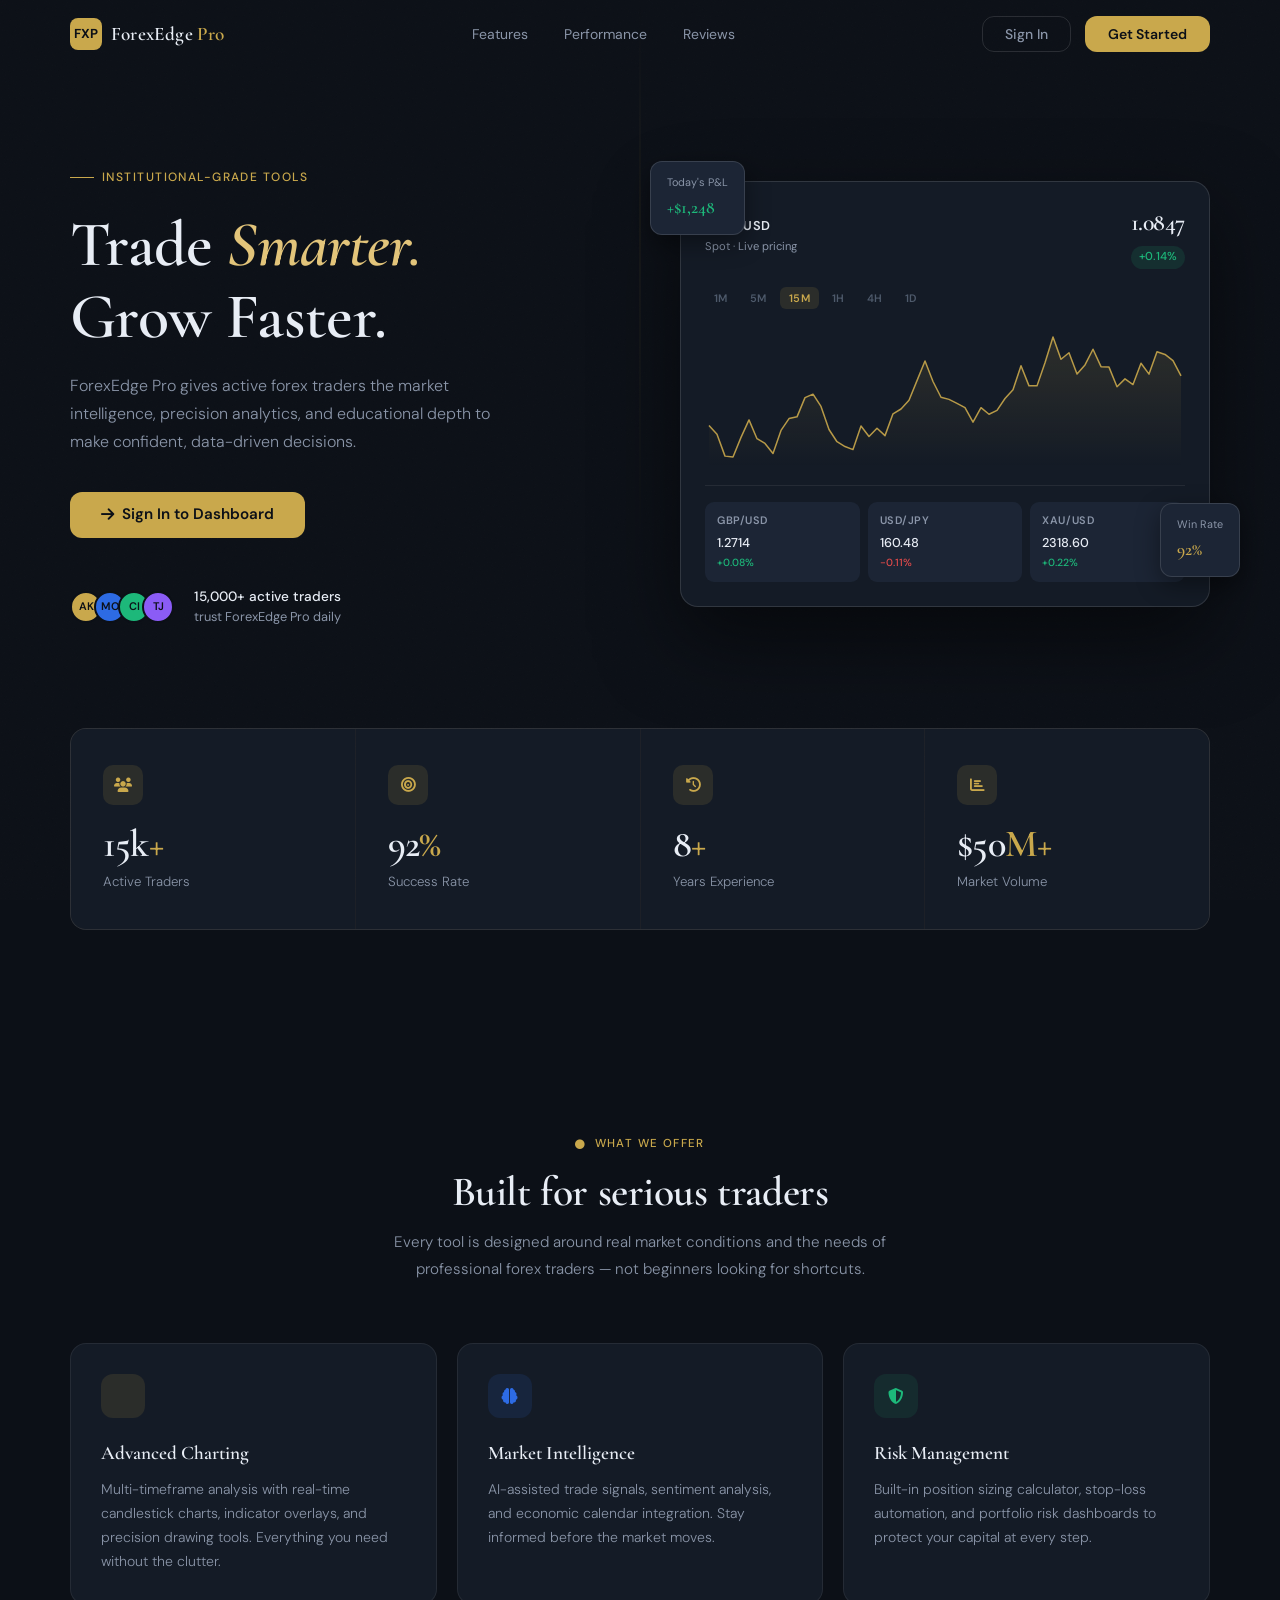
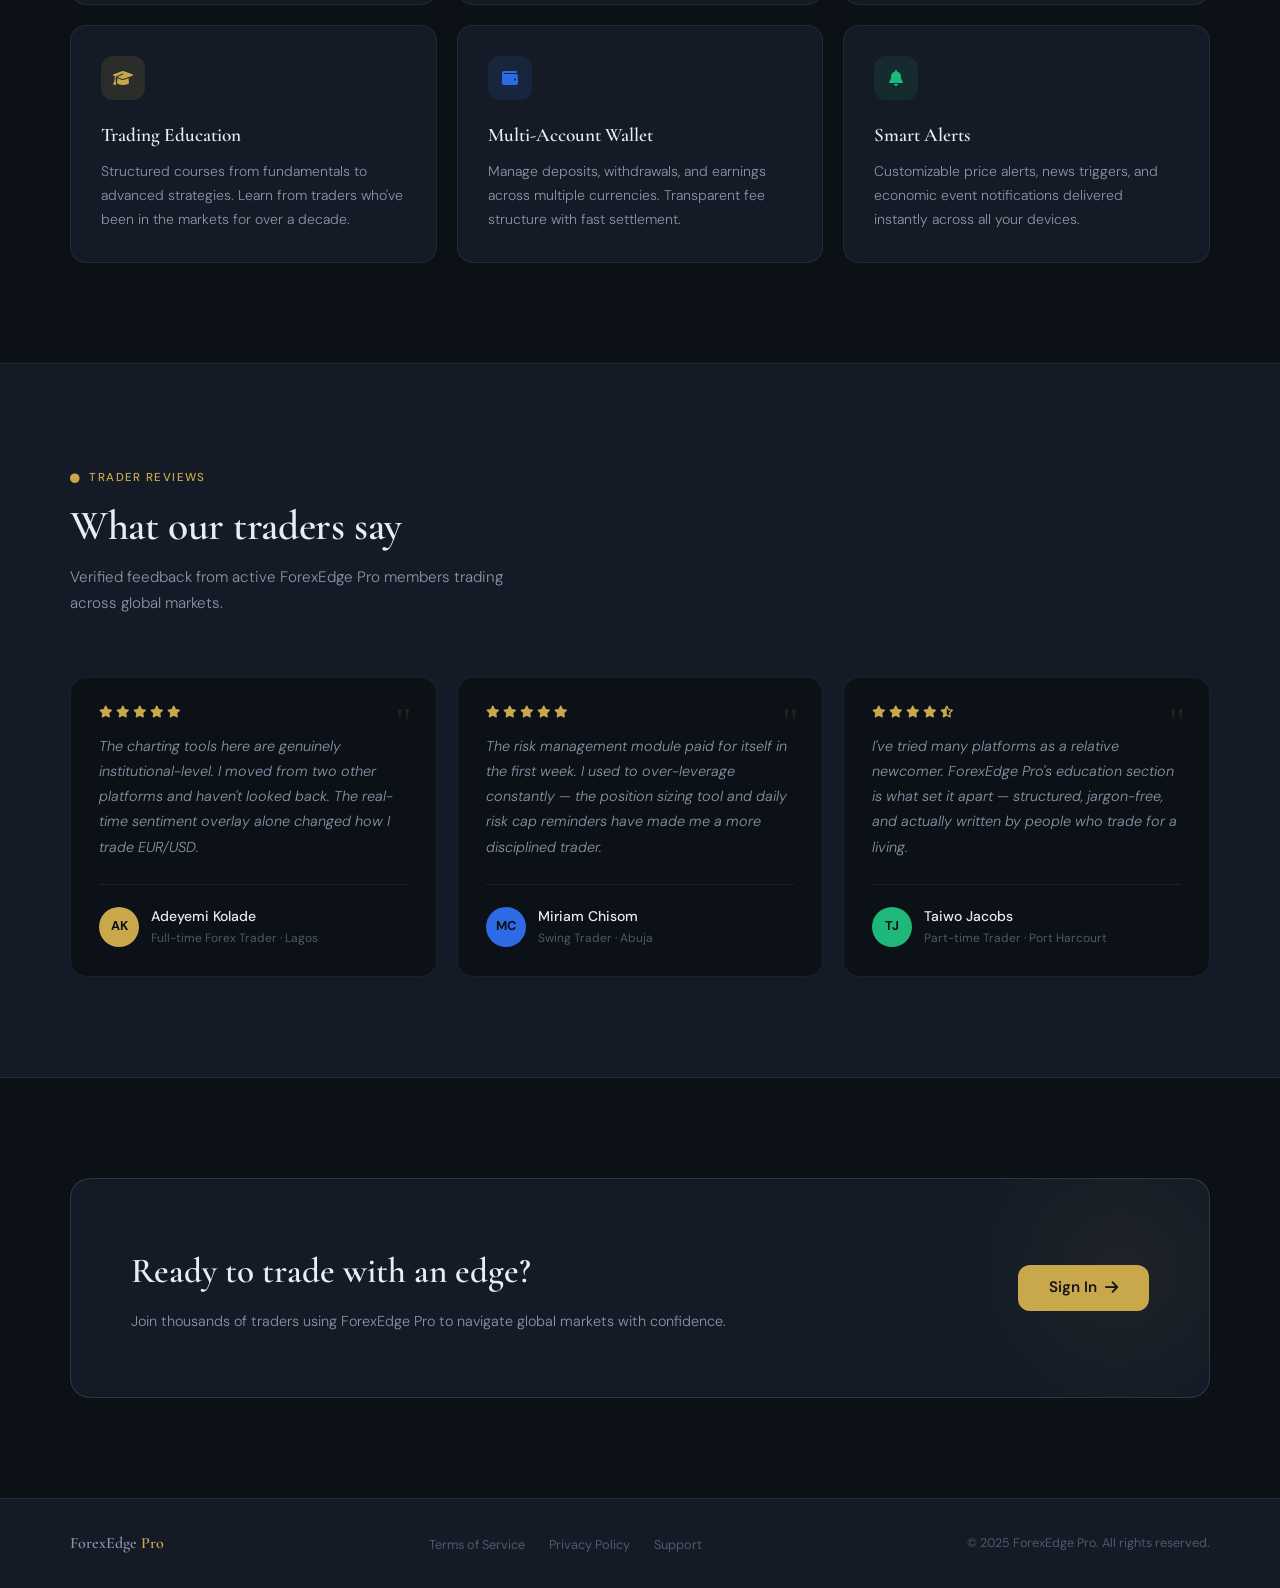
<file: index.html>
<!DOCTYPE html>
<html lang="en">
<head>
  <meta charset="UTF-8" />
  <meta name="viewport" content="width=device-width, initial-scale=1.0" />
  <title>ForexEdge Pro — Trade Smarter. Grow Faster.</title>
  <link rel="preconnect" href="https://fonts.googleapis.com" />
  <link rel="preconnect" href="https://fonts.gstatic.com" crossorigin />
  <link href="https://fonts.googleapis.com/css2?family=Cormorant+Garamond:wght@400;500;600;700&family=DM+Sans:ital,opsz,wght@0,9..40,300;0,9..40,400;0,9..40,500;0,9..40,600;1,9..40,300&display=swap" rel="stylesheet" />
  <link rel="stylesheet" href="https://cdnjs.cloudflare.com/ajax/libs/font-awesome/6.5.0/css/all.min.css" />
  <style>
    /* ─── Reset & Base ─────────────────────────────────────────── */
    *, *::before, *::after { box-sizing: border-box; margin: 0; padding: 0; }

    :root {
      --ink:        #0C1017;
      --ink-2:      #141B26;
      --ink-3:      #1C2535;
      --border:     rgba(255,255,255,0.07);
      --border-2:   rgba(255,255,255,0.12);
      --gold:       #C9A84C;
      --gold-light: #E2C47A;
      --gold-dim:   rgba(201,168,76,0.12);
      --blue:       #2D6BE4;
      --blue-dim:   rgba(45,107,228,0.12);
      --text:       #E8EDF5;
      --text-2:     #8A95A8;
      --text-3:     #4E5A6B;
      --green:      #1DB87A;
      --red:        #E04A4A;
      --font-serif: 'Cormorant Garamond', Georgia, serif;
      --font-sans:  'DM Sans', system-ui, sans-serif;
      --max-w:      1140px;
      --radius:     12px;
    }

    html { scroll-behavior: smooth; }

    body {
      font-family: var(--font-sans);
      background: var(--ink);
      color: var(--text);
      line-height: 1.6;
      -webkit-font-smoothing: antialiased;
      overflow-x: hidden;
    }

    a { color: inherit; text-decoration: none; }

    img { display: block; max-width: 100%; }

    .container {
      width: 100%;
      max-width: var(--max-w);
      margin: 0 auto;
      padding: 0 24px;
    }

    /* ─── Noise Overlay ─────────────────────────────────────────── */
    body::before {
      content: '';
      position: fixed;
      inset: 0;
      background-image: url("data:image/svg+xml,%3Csvg viewBox='0 0 256 256' xmlns='http://www.w3.org/2000/svg'%3E%3Cfilter id='noise'%3E%3CfeTurbulence type='fractalNoise' baseFrequency='0.9' numOctaves='4' stitchTiles='stitch'/%3E%3C/filter%3E%3Crect width='100%25' height='100%25' filter='url(%23noise)' opacity='0.04'/%3E%3C/svg%3E");
      background-size: 180px 180px;
      pointer-events: none;
      z-index: 0;
      opacity: 0.5;
    }

    /* ─── Nav ────────────────────────────────────────────────────── */
    .nav {
      position: fixed;
      top: 0; left: 0; right: 0;
      z-index: 100;
      padding: 0 24px;
      border-bottom: 1px solid transparent;
      transition: background 0.3s, border-color 0.3s;
    }

    .nav.scrolled {
      background: rgba(12, 16, 23, 0.92);
      backdrop-filter: blur(16px);
      border-color: var(--border);
    }

    .nav__inner {
      max-width: var(--max-w);
      margin: 0 auto;
      height: 68px;
      display: flex;
      align-items: center;
      justify-content: space-between;
    }

    .nav__logo {
      display: flex;
      align-items: center;
      gap: 9px;
    }

    .nav__logo-mark {
      width: 32px;
      height: 32px;
      background: var(--gold);
      border-radius: 8px;
      display: flex;
      align-items: center;
      justify-content: center;
      font-size: 13px;
      color: var(--ink);
      font-weight: 700;
    }

    .nav__logo-text {
      font-family: var(--font-serif);
      font-size: 1.2rem;
      font-weight: 600;
      letter-spacing: 0.01em;
      color: var(--text);
    }

    .nav__logo-text span {
      color: var(--gold);
    }

    .nav__links {
      display: flex;
      align-items: center;
      gap: 36px;
      list-style: none;
    }

    .nav__links a {
      font-size: 0.875rem;
      font-weight: 400;
      color: var(--text-2);
      transition: color 0.2s;
    }

    .nav__links a:hover { color: var(--text); }

    .nav__cta {
      display: flex;
      align-items: center;
      gap: 14px;
    }

    .btn {
      display: inline-flex;
      align-items: center;
      justify-content: center;
      gap: 8px;
      padding: 10px 22px;
      border-radius: var(--radius);
      font-family: var(--font-sans);
      font-size: 0.875rem;
      font-weight: 500;
      cursor: pointer;
      transition: all 0.2s;
      border: 1px solid transparent;
      line-height: 1;
    }

    .btn--ghost {
      background: transparent;
      border-color: var(--border-2);
      color: var(--text-2);
    }

    .btn--ghost:hover {
      border-color: var(--gold);
      color: var(--gold);
    }

    .btn--primary {
      background: var(--gold);
      color: var(--ink);
      font-weight: 600;
    }

    .btn--primary:hover {
      background: var(--gold-light);
      transform: translateY(-1px);
      box-shadow: 0 8px 24px rgba(201, 168, 76, 0.25);
    }

    .btn--primary:active {
      transform: translateY(0);
    }

    .btn--large {
      padding: 14px 30px;
      font-size: 0.95rem;
    }

    .nav__mobile-toggle {
      display: none;
      background: none;
      border: none;
      color: var(--text);
      font-size: 1.2rem;
      cursor: pointer;
      padding: 4px;
    }

    /* ─── Hero ───────────────────────────────────────────────────── */
    .hero {
      position: relative;
      padding: 160px 24px 100px;
      overflow: hidden;
    }

    .hero__bg-line {
      position: absolute;
      top: 0; left: 50%;
      transform: translateX(-50%);
      width: 1px;
      height: 100%;
      background: linear-gradient(to bottom, transparent, var(--gold-dim) 30%, transparent 80%);
      pointer-events: none;
    }

    .hero__inner {
      max-width: var(--max-w);
      margin: 0 auto;
      display: grid;
      grid-template-columns: 1fr 1fr;
      gap: 80px;
      align-items: center;
      position: relative;
      z-index: 1;
    }

    .hero__eyebrow {
      display: inline-flex;
      align-items: center;
      gap: 8px;
      font-size: 0.75rem;
      font-weight: 500;
      letter-spacing: 0.12em;
      text-transform: uppercase;
      color: var(--gold);
      margin-bottom: 22px;
    }

    .hero__eyebrow::before {
      content: '';
      width: 24px;
      height: 1px;
      background: var(--gold);
    }

    .hero__headline {
      font-family: var(--font-serif);
      font-size: clamp(2.6rem, 5vw, 4rem);
      font-weight: 600;
      line-height: 1.12;
      letter-spacing: -0.01em;
      color: var(--text);
      margin-bottom: 20px;
    }

    .hero__headline em {
      font-style: italic;
      color: var(--gold-light);
    }

    .hero__subtext {
      font-size: 1rem;
      color: var(--text-2);
      line-height: 1.75;
      max-width: 420px;
      margin-bottom: 36px;
      font-weight: 300;
    }

    .hero__actions {
      display: flex;
      align-items: center;
      gap: 16px;
      flex-wrap: wrap;
    }

    .hero__trust {
      margin-top: 48px;
      display: flex;
      align-items: center;
      gap: 20px;
    }

    .hero__trust-avatars {
      display: flex;
    }

    .hero__trust-avatars span {
      width: 32px;
      height: 32px;
      border-radius: 50%;
      border: 2px solid var(--ink);
      display: flex;
      align-items: center;
      justify-content: center;
      font-size: 11px;
      font-weight: 600;
      color: var(--ink);
      margin-left: -8px;
    }

    .hero__trust-avatars span:first-child { margin-left: 0; }

    .hero__trust-text {
      font-size: 0.8rem;
      color: var(--text-2);
    }

    .hero__trust-text strong {
      display: block;
      color: var(--text);
      font-weight: 500;
      font-size: 0.85rem;
    }

    /* ─── Chart Mockup ───────────────────────────────────────────── */
    .chart-mockup {
      position: relative;
    }

    .chart-mockup__card {
      background: var(--ink-2);
      border: 1px solid var(--border-2);
      border-radius: 18px;
      padding: 22px 24px 24px;
      box-shadow: 0 32px 80px rgba(0, 0, 0, 0.5);
      position: relative;
      z-index: 2;
    }

    .chart-mockup__header {
      display: flex;
      align-items: center;
      justify-content: space-between;
      margin-bottom: 18px;
    }

    .chart-mockup__pair {
      font-size: 0.8rem;
      font-weight: 600;
      color: var(--text);
      letter-spacing: 0.04em;
    }

    .chart-mockup__meta {
      font-size: 0.7rem;
      color: var(--text-2);
      margin-top: 2px;
    }

    .chart-mockup__price {
      text-align: right;
    }

    .chart-mockup__price-val {
      font-family: var(--font-serif);
      font-size: 1.5rem;
      font-weight: 600;
      color: var(--text);
      letter-spacing: -0.02em;
    }

    .chart-mockup__price-change {
      font-size: 0.72rem;
      font-weight: 500;
      padding: 2px 8px;
      border-radius: 20px;
      margin-top: 3px;
      display: inline-block;
    }

    .chart-mockup__price-change.up {
      background: rgba(29, 184, 122, 0.12);
      color: var(--green);
    }

    .chart-canvas-wrap {
      position: relative;
      height: 140px;
      margin-bottom: 18px;
    }

    #heroChart { width: 100%; height: 100%; }

    .chart-mockup__timeframes {
      display: flex;
      gap: 4px;
      margin-bottom: 18px;
    }

    .tf {
      padding: 4px 9px;
      border-radius: 6px;
      font-size: 0.68rem;
      font-weight: 600;
      cursor: pointer;
      color: var(--text-3);
      transition: all 0.15s;
      font-family: var(--font-sans);
      border: none;
      background: none;
      letter-spacing: 0.04em;
    }

    .tf.active {
      background: var(--gold-dim);
      color: var(--gold);
    }

    .chart-mockup__tickers {
      display: grid;
      grid-template-columns: repeat(3, 1fr);
      gap: 8px;
      border-top: 1px solid var(--border);
      padding-top: 16px;
    }

    .ticker-item {
      padding: 10px 12px;
      background: var(--ink-3);
      border-radius: 9px;
    }

    .ticker-item__pair {
      font-size: 0.68rem;
      font-weight: 600;
      color: var(--text-2);
      letter-spacing: 0.05em;
      margin-bottom: 4px;
    }

    .ticker-item__price {
      font-size: 0.8rem;
      font-weight: 500;
      color: var(--text);
      font-variant-numeric: tabular-nums;
    }

    .ticker-item__change {
      font-size: 0.65rem;
      font-weight: 500;
      margin-top: 2px;
    }

    .ticker-item__change.up { color: var(--green); }
    .ticker-item__change.dn { color: var(--red); }

    /* Floating accent cards */
    .chart-mockup__float {
      position: absolute;
      background: var(--ink-3);
      border: 1px solid var(--border-2);
      border-radius: 12px;
      padding: 12px 16px;
      font-size: 0.75rem;
      z-index: 3;
      box-shadow: 0 8px 24px rgba(0,0,0,0.4);
    }

    .chart-mockup__float--tl {
      top: -20px;
      left: -30px;
    }

    .chart-mockup__float--br {
      bottom: 30px;
      right: -30px;
    }

    .float-label { color: var(--text-2); margin-bottom: 3px; font-size: 0.68rem; }
    .float-value { font-family: var(--font-serif); font-size: 1.1rem; font-weight: 600; color: var(--green); }

    /* ─── Stats ──────────────────────────────────────────────────── */
    .stats {
      padding: 0 24px 100px;
      position: relative;
      z-index: 1;
    }

    .stats__inner {
      max-width: var(--max-w);
      margin: 0 auto;
    }

    .stats__grid {
      display: grid;
      grid-template-columns: repeat(4, 1fr);
      gap: 1px;
      background: var(--border);
      border: 1px solid var(--border);
      border-radius: 16px;
      overflow: hidden;
    }

    .stat-card {
      background: var(--ink-2);
      padding: 36px 32px;
      transition: background 0.2s;
    }

    .stat-card:hover { background: var(--ink-3); }

    .stat-card__icon {
      width: 40px;
      height: 40px;
      border-radius: 10px;
      background: var(--gold-dim);
      display: flex;
      align-items: center;
      justify-content: center;
      color: var(--gold);
      font-size: 0.9rem;
      margin-bottom: 20px;
    }

    .stat-card__value {
      font-family: var(--font-serif);
      font-size: 2.4rem;
      font-weight: 600;
      color: var(--text);
      line-height: 1;
      letter-spacing: -0.02em;
      margin-bottom: 8px;
    }

    .stat-card__label {
      font-size: 0.83rem;
      color: var(--text-2);
      font-weight: 300;
    }

    /* ─── Features ───────────────────────────────────────────────── */
    .features {
      padding: 100px 24px;
      position: relative;
      z-index: 1;
    }

    .section-header {
      margin-bottom: 60px;
    }

    .section-header--center {
      text-align: center;
      max-width: 540px;
      margin: 0 auto 60px;
    }

    .section-label {
      display: inline-flex;
      align-items: center;
      gap: 8px;
      font-size: 0.72rem;
      font-weight: 500;
      letter-spacing: 0.12em;
      text-transform: uppercase;
      color: var(--gold);
      margin-bottom: 14px;
    }

    .section-label i { font-size: 0.6rem; }

    .section-title {
      font-family: var(--font-serif);
      font-size: clamp(1.8rem, 3.5vw, 2.6rem);
      font-weight: 600;
      line-height: 1.2;
      color: var(--text);
      letter-spacing: -0.01em;
    }

    .section-desc {
      font-size: 0.95rem;
      color: var(--text-2);
      line-height: 1.75;
      margin-top: 12px;
      font-weight: 300;
    }

    .features__inner {
      max-width: var(--max-w);
      margin: 0 auto;
    }

    .features__grid {
      display: grid;
      grid-template-columns: repeat(3, 1fr);
      gap: 20px;
    }

    .feature-card {
      background: var(--ink-2);
      border: 1px solid var(--border);
      border-radius: 16px;
      padding: 30px;
      transition: border-color 0.25s, transform 0.25s;
    }

    .feature-card:hover {
      border-color: var(--border-2);
      transform: translateY(-3px);
    }

    .feature-card__icon {
      width: 44px;
      height: 44px;
      border-radius: 12px;
      display: flex;
      align-items: center;
      justify-content: center;
      font-size: 1rem;
      margin-bottom: 20px;
    }

    .feature-card__icon--gold {
      background: var(--gold-dim);
      color: var(--gold);
    }

    .feature-card__icon--blue {
      background: var(--blue-dim);
      color: var(--blue);
    }

    .feature-card__icon--green {
      background: rgba(29, 184, 122, 0.1);
      color: var(--green);
    }

    .feature-card__title {
      font-family: var(--font-serif);
      font-size: 1.2rem;
      font-weight: 600;
      color: var(--text);
      margin-bottom: 10px;
    }

    .feature-card__text {
      font-size: 0.875rem;
      color: var(--text-2);
      line-height: 1.7;
      font-weight: 300;
    }

    /* ─── Testimonials ───────────────────────────────────────────── */
    .testimonials {
      padding: 100px 24px;
      background: var(--ink-2);
      border-top: 1px solid var(--border);
      border-bottom: 1px solid var(--border);
      position: relative;
      z-index: 1;
    }

    .testimonials__inner {
      max-width: var(--max-w);
      margin: 0 auto;
    }

    .testimonials__grid {
      display: grid;
      grid-template-columns: repeat(3, 1fr);
      gap: 20px;
      margin-top: 56px;
    }

    .testimonial-card {
      background: var(--ink);
      border: 1px solid var(--border);
      border-radius: 16px;
      padding: 28px;
      position: relative;
    }

    .testimonial-card__quote {
      position: absolute;
      top: 24px;
      right: 24px;
      font-size: 2.5rem;
      font-family: Georgia, serif;
      color: var(--gold-dim);
      line-height: 1;
      border: none;
      background: none;
    }

    .testimonial-card__stars {
      display: flex;
      gap: 3px;
      margin-bottom: 16px;
      color: var(--gold);
      font-size: 0.75rem;
    }

    .testimonial-card__text {
      font-size: 0.9rem;
      color: var(--text-2);
      line-height: 1.75;
      margin-bottom: 24px;
      font-weight: 300;
      font-style: italic;
    }

    .testimonial-card__author {
      display: flex;
      align-items: center;
      gap: 12px;
      padding-top: 20px;
      border-top: 1px solid var(--border);
    }

    .author-avatar {
      width: 40px;
      height: 40px;
      border-radius: 50%;
      display: flex;
      align-items: center;
      justify-content: center;
      font-size: 0.8rem;
      font-weight: 700;
      flex-shrink: 0;
      color: var(--ink);
    }

    .author-name {
      font-size: 0.875rem;
      font-weight: 500;
      color: var(--text);
      margin-bottom: 2px;
    }

    .author-role {
      font-size: 0.75rem;
      color: var(--text-3);
    }

    /* ─── CTA Banner ─────────────────────────────────────────────── */
    .cta-banner {
      padding: 100px 24px;
      position: relative;
      z-index: 1;
    }

    .cta-banner__inner {
      max-width: var(--max-w);
      margin: 0 auto;
    }

    .cta-banner__box {
      background: var(--ink-2);
      border: 1px solid var(--border-2);
      border-radius: 20px;
      padding: 64px 60px;
      display: grid;
      grid-template-columns: 1fr auto;
      align-items: center;
      gap: 40px;
      position: relative;
      overflow: hidden;
    }

    .cta-banner__box::before {
      content: '';
      position: absolute;
      top: -60px; right: -60px;
      width: 300px; height: 300px;
      background: radial-gradient(circle, rgba(201, 168, 76, 0.06) 0%, transparent 70%);
      pointer-events: none;
    }

    .cta-banner__title {
      font-family: var(--font-serif);
      font-size: clamp(1.6rem, 3vw, 2.2rem);
      font-weight: 600;
      color: var(--text);
      margin-bottom: 10px;
    }

    .cta-banner__text {
      font-size: 0.9rem;
      color: var(--text-2);
      font-weight: 300;
    }

    /* ─── Footer ─────────────────────────────────────────────────── */
    .footer {
      background: var(--ink-2);
      border-top: 1px solid var(--border);
      padding: 32px 24px;
      position: relative;
      z-index: 1;
    }

    .footer__inner {
      max-width: var(--max-w);
      margin: 0 auto;
      display: flex;
      align-items: center;
      justify-content: space-between;
      flex-wrap: wrap;
      gap: 16px;
    }

    .footer__brand {
      font-family: var(--font-serif);
      font-size: 1rem;
      font-weight: 600;
      color: var(--text-2);
    }

    .footer__brand span { color: var(--gold); }

    .footer__links {
      display: flex;
      gap: 24px;
      list-style: none;
    }

    .footer__links a {
      font-size: 0.8rem;
      color: var(--text-3);
      transition: color 0.2s;
    }

    .footer__links a:hover { color: var(--text-2); }

    .footer__copy {
      font-size: 0.78rem;
      color: var(--text-3);
    }

    /* ─── Scroll Reveal ──────────────────────────────────────────── */
    .reveal {
      opacity: 0;
      transform: translateY(22px);
      transition: opacity 0.6s ease, transform 0.6s ease;
    }

    .reveal.visible {
      opacity: 1;
      transform: translateY(0);
    }

    .reveal-delay-1 { transition-delay: 0.1s; }
    .reveal-delay-2 { transition-delay: 0.2s; }
    .reveal-delay-3 { transition-delay: 0.3s; }

    /* ─── Mobile Nav Drawer ──────────────────────────────────────── */
    .nav__mobile-menu {
      display: none;
      position: fixed;
      top: 68px; left: 0; right: 0;
      background: rgba(12, 16, 23, 0.97);
      backdrop-filter: blur(16px);
      border-bottom: 1px solid var(--border);
      padding: 20px 24px;
      z-index: 99;
      flex-direction: column;
      gap: 16px;
    }

    .nav__mobile-menu.open { display: flex; }

    .nav__mobile-menu a {
      font-size: 0.95rem;
      color: var(--text-2);
      padding: 8px 0;
      border-bottom: 1px solid var(--border);
      display: block;
    }

    /* ─── Responsive ─────────────────────────────────────────────── */
    @media (max-width: 960px) {
      .hero__inner { grid-template-columns: 1fr; gap: 52px; }
      .chart-mockup__float--tl, .chart-mockup__float--br { display: none; }
      .stats__grid { grid-template-columns: repeat(2, 1fr); }
      .features__grid { grid-template-columns: 1fr 1fr; }
      .testimonials__grid { grid-template-columns: 1fr 1fr; }
      .testimonials__grid .testimonial-card:last-child { display: none; }
    }

    @media (max-width: 680px) {
      .hero { padding: 120px 24px 80px; }
      .stats__grid { grid-template-columns: 1fr 1fr; }
      .stat-card { padding: 24px 20px; }
      .features__grid { grid-template-columns: 1fr; }
      .testimonials__grid { grid-template-columns: 1fr; }
      .testimonials__grid .testimonial-card:last-child { display: block; }
      .cta-banner__box { grid-template-columns: 1fr; padding: 36px 28px; }
      .nav__links, .nav__cta .btn--ghost { display: none; }
      .nav__mobile-toggle { display: block; }
    }
  </style>
</head>
<body>

  <!-- Nav -->
  <nav class="nav" id="mainNav">
    <div class="nav__inner">
      <a href="#" class="nav__logo">
        <div class="nav__logo-mark">FXP</div>
        <span class="nav__logo-text">ForexEdge <span>Pro</span></span>
      </a>

      <ul class="nav__links">
        <li><a href="#features">Features</a></li>
        <li><a href="#stats">Performance</a></li>
        <li><a href="#testimonials">Reviews</a></li>
      </ul>

      <div class="nav__cta">
        <a href="signin.html" class="btn btn--ghost">Sign In</a>
        <a href="signin.html" class="btn btn--primary">Get Started</a>
      </div>

      <button class="nav__mobile-toggle" id="mobileToggle" aria-label="Open menu">
        <i class="fas fa-bars"></i>
      </button>
    </div>

    <div class="nav__mobile-menu" id="mobileMenu">
      <a href="#features">Features</a>
      <a href="#stats">Performance</a>
      <a href="#testimonials">Reviews</a>
      <a href="signin.html">Sign In</a>
      <a href="signin.html" style="color: var(--gold);">Get Started →</a>
    </div>
  </nav>

  <!-- Hero -->
  <section class="hero">
    <div class="hero__bg-line"></div>
    <div class="hero__inner">

      <!-- Left -->
      <div class="hero__content">
        <div class="hero__eyebrow">Institutional-grade tools</div>
        <h1 class="hero__headline">
          Trade <em>Smarter.</em><br>Grow Faster.
        </h1>
        <p class="hero__subtext">
          ForexEdge Pro gives active forex traders the market intelligence, precision analytics, and educational depth to make confident, data-driven decisions.
        </p>
        <div class="hero__actions">
          <a href="signin.html" class="btn btn--primary btn--large">
            <i class="fas fa-arrow-right"></i> Sign In to Dashboard
          </a>
        </div>
        <div class="hero__trust">
          <div class="hero__trust-avatars">
            <span style="background:#C9A84C;">AK</span>
            <span style="background:#2D6BE4;">MO</span>
            <span style="background:#1DB87A;">CI</span>
            <span style="background:#8B5CF6;">TJ</span>
          </div>
          <div class="hero__trust-text">
            <strong>15,000+ active traders</strong>
            trust ForexEdge Pro daily
          </div>
        </div>
      </div>

      <!-- Right: Chart Mockup -->
      <div class="chart-mockup">
        <div class="chart-mockup__float chart-mockup__float--tl">
          <div class="float-label">Today's P&L</div>
          <div class="float-value">+$1,248</div>
        </div>

        <div class="chart-mockup__card">
          <div class="chart-mockup__header">
            <div>
              <div class="chart-mockup__pair">EUR / USD</div>
              <div class="chart-mockup__meta">Spot · Live pricing</div>
            </div>
            <div class="chart-mockup__price">
              <div class="chart-mockup__price-val" id="heroPrice">1.0847</div>
              <div class="chart-mockup__price-change up" id="heroChange">+0.14%</div>
            </div>
          </div>

          <div class="chart-mockup__timeframes">
            <button class="tf">1M</button>
            <button class="tf">5M</button>
            <button class="tf active">15M</button>
            <button class="tf">1H</button>
            <button class="tf">4H</button>
            <button class="tf">1D</button>
          </div>

          <div class="chart-canvas-wrap">
            <canvas id="heroChart"></canvas>
          </div>

          <div class="chart-mockup__tickers">
            <div class="ticker-item">
              <div class="ticker-item__pair">GBP/USD</div>
              <div class="ticker-item__price" id="t1">1.2714</div>
              <div class="ticker-item__change up" id="tc1">+0.08%</div>
            </div>
            <div class="ticker-item">
              <div class="ticker-item__pair">USD/JPY</div>
              <div class="ticker-item__price" id="t2">160.48</div>
              <div class="ticker-item__change dn" id="tc2">−0.11%</div>
            </div>
            <div class="ticker-item">
              <div class="ticker-item__pair">XAU/USD</div>
              <div class="ticker-item__price" id="t3">2318.60</div>
              <div class="ticker-item__change up" id="tc3">+0.22%</div>
            </div>
          </div>
        </div>

        <div class="chart-mockup__float chart-mockup__float--br">
          <div class="float-label">Win Rate</div>
          <div class="float-value" style="color: var(--gold);">92%</div>
        </div>
      </div>

    </div>
  </section>

  <!-- Stats -->
  <section class="stats" id="stats">
    <div class="stats__inner">
      <div class="stats__grid">
        <div class="stat-card reveal">
          <div class="stat-card__icon"><i class="fas fa-users"></i></div>
          <div class="stat-card__value">15k<span style="color:var(--gold)">+</span></div>
          <div class="stat-card__label">Active Traders</div>
        </div>
        <div class="stat-card reveal reveal-delay-1">
          <div class="stat-card__icon"><i class="fas fa-bullseye"></i></div>
          <div class="stat-card__value">92<span style="color:var(--gold)">%</span></div>
          <div class="stat-card__label">Success Rate</div>
        </div>
        <div class="stat-card reveal reveal-delay-2">
          <div class="stat-card__icon"><i class="fas fa-clock-rotate-left"></i></div>
          <div class="stat-card__value">8<span style="color:var(--gold)">+</span></div>
          <div class="stat-card__label">Years Experience</div>
        </div>
        <div class="stat-card reveal reveal-delay-3">
          <div class="stat-card__icon"><i class="fas fa-chart-bar"></i></div>
          <div class="stat-card__value">$50<span style="color:var(--gold)">M+</span></div>
          <div class="stat-card__label">Market Volume</div>
        </div>
      </div>
    </div>
  </section>

  <!-- Features -->
  <section class="features" id="features">
    <div class="features__inner">
      <div class="section-header section-header--center reveal">
        <div class="section-label"><i class="fas fa-circle"></i> What We Offer</div>
        <h2 class="section-title">Built for serious traders</h2>
        <p class="section-desc">Every tool is designed around real market conditions and the needs of professional forex traders — not beginners looking for shortcuts.</p>
      </div>

      <div class="features__grid">
        <div class="feature-card reveal">
          <div class="feature-card__icon feature-card__icon--gold">
            <i class="fas fa-chart-candlestick"></i>
          </div>
          <h3 class="feature-card__title">Advanced Charting</h3>
          <p class="feature-card__text">Multi-timeframe analysis with real-time candlestick charts, indicator overlays, and precision drawing tools. Everything you need without the clutter.</p>
        </div>
        <div class="feature-card reveal reveal-delay-1">
          <div class="feature-card__icon feature-card__icon--blue">
            <i class="fas fa-brain"></i>
          </div>
          <h3 class="feature-card__title">Market Intelligence</h3>
          <p class="feature-card__text">AI-assisted trade signals, sentiment analysis, and economic calendar integration. Stay informed before the market moves.</p>
        </div>
        <div class="feature-card reveal reveal-delay-2">
          <div class="feature-card__icon feature-card__icon--green">
            <i class="fas fa-shield-halved"></i>
          </div>
          <h3 class="feature-card__title">Risk Management</h3>
          <p class="feature-card__text">Built-in position sizing calculator, stop-loss automation, and portfolio risk dashboards to protect your capital at every step.</p>
        </div>
        <div class="feature-card reveal">
          <div class="feature-card__icon feature-card__icon--gold">
            <i class="fas fa-graduation-cap"></i>
          </div>
          <h3 class="feature-card__title">Trading Education</h3>
          <p class="feature-card__text">Structured courses from fundamentals to advanced strategies. Learn from traders who've been in the markets for over a decade.</p>
        </div>
        <div class="feature-card reveal reveal-delay-1">
          <div class="feature-card__icon feature-card__icon--blue">
            <i class="fas fa-wallet"></i>
          </div>
          <h3 class="feature-card__title">Multi-Account Wallet</h3>
          <p class="feature-card__text">Manage deposits, withdrawals, and earnings across multiple currencies. Transparent fee structure with fast settlement.</p>
        </div>
        <div class="feature-card reveal reveal-delay-2">
          <div class="feature-card__icon feature-card__icon--green">
            <i class="fas fa-bell"></i>
          </div>
          <h3 class="feature-card__title">Smart Alerts</h3>
          <p class="feature-card__text">Customizable price alerts, news triggers, and economic event notifications delivered instantly across all your devices.</p>
        </div>
      </div>
    </div>
  </section>

  <!-- Testimonials -->
  <section class="testimonials" id="testimonials">
    <div class="testimonials__inner">
      <div class="section-header reveal">
        <div class="section-label"><i class="fas fa-circle"></i> Trader Reviews</div>
        <h2 class="section-title">What our traders say</h2>
        <p class="section-desc" style="max-width:460px;">Verified feedback from active ForexEdge Pro members trading across global markets.</p>
      </div>

      <div class="testimonials__grid">
        <div class="testimonial-card reveal">
          <div class="testimonial-card__quote">"</div>
          <div class="testimonial-card__stars">
            <i class="fas fa-star"></i><i class="fas fa-star"></i><i class="fas fa-star"></i><i class="fas fa-star"></i><i class="fas fa-star"></i>
          </div>
          <p class="testimonial-card__text">The charting tools here are genuinely institutional-level. I moved from two other platforms and haven't looked back. The real-time sentiment overlay alone changed how I trade EUR/USD.</p>
          <div class="testimonial-card__author">
            <div class="author-avatar" style="background:#C9A84C;">AK</div>
            <div>
              <div class="author-name">Adeyemi Kolade</div>
              <div class="author-role">Full-time Forex Trader · Lagos</div>
            </div>
          </div>
        </div>

        <div class="testimonial-card reveal reveal-delay-1">
          <div class="testimonial-card__quote">"</div>
          <div class="testimonial-card__stars">
            <i class="fas fa-star"></i><i class="fas fa-star"></i><i class="fas fa-star"></i><i class="fas fa-star"></i><i class="fas fa-star"></i>
          </div>
          <p class="testimonial-card__text">The risk management module paid for itself in the first week. I used to over-leverage constantly — the position sizing tool and daily risk cap reminders have made me a more disciplined trader.</p>
          <div class="testimonial-card__author">
            <div class="author-avatar" style="background:#2D6BE4;">MC</div>
            <div>
              <div class="author-name">Miriam Chisom</div>
              <div class="author-role">Swing Trader · Abuja</div>
            </div>
          </div>
        </div>

        <div class="testimonial-card reveal reveal-delay-2">
          <div class="testimonial-card__quote">"</div>
          <div class="testimonial-card__stars">
            <i class="fas fa-star"></i><i class="fas fa-star"></i><i class="fas fa-star"></i><i class="fas fa-star"></i><i class="fas fa-star-half-stroke"></i>
          </div>
          <p class="testimonial-card__text">I've tried many platforms as a relative newcomer. ForexEdge Pro's education section is what set it apart — structured, jargon-free, and actually written by people who trade for a living.</p>
          <div class="testimonial-card__author">
            <div class="author-avatar" style="background:#1DB87A;">TJ</div>
            <div>
              <div class="author-name">Taiwo Jacobs</div>
              <div class="author-role">Part-time Trader · Port Harcourt</div>
            </div>
          </div>
        </div>
      </div>
    </div>
  </section>

  <!-- CTA Banner -->
  <section class="cta-banner">
    <div class="cta-banner__inner">
      <div class="cta-banner__box reveal">
        <div>
          <h2 class="cta-banner__title">Ready to trade with an edge?</h2>
          <p class="cta-banner__text">Join thousands of traders using ForexEdge Pro to navigate global markets with confidence.</p>
        </div>
        <div>
          <a href="signin.html" class="btn btn--primary btn--large">
            Sign In <i class="fas fa-arrow-right"></i>
          </a>
        </div>
      </div>
    </div>
  </section>

  <!-- Footer -->
  <footer class="footer">
    <div class="footer__inner">
      <div class="footer__brand">ForexEdge <span>Pro</span></div>
      <ul class="footer__links">
        <li><a href="#">Terms of Service</a></li>
        <li><a href="#">Privacy Policy</a></li>
        <li><a href="#">Support</a></li>
      </ul>
      <div class="footer__copy">© 2025 ForexEdge Pro. All rights reserved.</div>
    </div>
  </footer>

  <script>
    // ─── Nav scroll state ──────────────────────────────────────────
    const nav = document.getElementById('mainNav');
    window.addEventListener('scroll', () => {
      nav.classList.toggle('scrolled', window.scrollY > 20);
    }, { passive: true });

    // ─── Mobile menu ───────────────────────────────────────────────
    document.getElementById('mobileToggle').addEventListener('click', () => {
      const menu = document.getElementById('mobileMenu');
      menu.classList.toggle('open');
    });

    // ─── Timeframe buttons ─────────────────────────────────────────
    document.querySelectorAll('.tf').forEach(btn => {
      btn.addEventListener('click', function() {
        document.querySelectorAll('.tf').forEach(b => b.classList.remove('active'));
        this.classList.add('active');
        renderChart();
      });
    });

    // ─── Hero Chart (Canvas) ───────────────────────────────────────
    const canvas = document.getElementById('heroChart');
    const ctx = canvas.getContext('2d');
    let chartData = [];

    function generatePriceData(n = 60) {
      const data = [];
      let p = 1.0800;
      for (let i = 0; i < n; i++) {
        p += (Math.random() - 0.48) * 0.0012;
        p = Math.max(1.075, Math.min(1.095, p));
        data.push(+p.toFixed(5));
      }
      return data;
    }

    function renderChart() {
      const dpr = window.devicePixelRatio || 1;
      const rect = canvas.getBoundingClientRect();
      canvas.width = rect.width * dpr;
      canvas.height = rect.height * dpr;
      ctx.scale(dpr, dpr);
      const W = rect.width;
      const H = rect.height;

      ctx.clearRect(0, 0, W, H);

      if (!chartData.length) return;

      const minV = Math.min(...chartData);
      const maxV = Math.max(...chartData);
      const range = maxV - minV || 0.001;
      const pad = { t: 10, b: 10, l: 4, r: 4 };
      const cw = W - pad.l - pad.r;
      const ch = H - pad.t - pad.b;

      const toX = i => pad.l + (i / (chartData.length - 1)) * cw;
      const toY = v => pad.t + ch * (1 - (v - minV) / range);

      // Area fill
      const grad = ctx.createLinearGradient(0, pad.t, 0, H);
      grad.addColorStop(0, 'rgba(201, 168, 76, 0.14)');
      grad.addColorStop(1, 'rgba(201, 168, 76, 0)');

      ctx.beginPath();
      ctx.moveTo(toX(0), toY(chartData[0]));
      chartData.forEach((v, i) => ctx.lineTo(toX(i), toY(v)));
      ctx.lineTo(toX(chartData.length - 1), H);
      ctx.lineTo(toX(0), H);
      ctx.closePath();
      ctx.fillStyle = grad;
      ctx.fill();

      // Line
      ctx.beginPath();
      ctx.moveTo(toX(0), toY(chartData[0]));
      chartData.forEach((v, i) => ctx.lineTo(toX(i), toY(v)));
      ctx.strokeStyle = 'rgba(201, 168, 76, 0.9)';
      ctx.lineWidth = 1.5;
      ctx.lineJoin = 'round';
      ctx.stroke();
    }

    // Live ticker simulation
    function tickPrices() {
      const heroPrice = document.getElementById('heroPrice');
      const heroChange = document.getElementById('heroChange');

      const t1 = document.getElementById('t1');
      const tc1 = document.getElementById('tc1');
      const t2 = document.getElementById('t2');
      const tc2 = document.getElementById('tc2');
      const t3 = document.getElementById('t3');
      const tc3 = document.getElementById('tc3');

      const pairs = [
        { priceEl: heroPrice, changeEl: heroChange, base: 1.0847, dp: 4, prefix: '' },
        { priceEl: t1, changeEl: tc1, base: 1.2714, dp: 4, prefix: '' },
        { priceEl: t2, changeEl: tc2, base: 160.48, dp: 3, prefix: '' },
        { priceEl: t3, changeEl: tc3, base: 2318.60, dp: 2, prefix: '' }
      ];

      pairs.forEach(pair => {
        const move = (Math.random() - 0.5) * 0.0012 * pair.base;
        pair.base = +(pair.base + move).toFixed(pair.dp);
        const pct = ((move / pair.base) * 100).toFixed(2);
        const up = move >= 0;
        pair.priceEl.textContent = pair.base.toFixed(pair.dp);
        if (pair.changeEl) {
          pair.changeEl.textContent = (up ? '+' : '−') + Math.abs(pct) + '%';
          pair.changeEl.className = 'chart-mockup__price-change ' + (up ? 'up' : 'dn');
        }
        if (pair.priceEl === heroPrice) {
          // Push to chart
          chartData.push(pair.base);
          if (chartData.length > 80) chartData.shift();
          renderChart();
        }
      });
    }

    // ─── Scroll reveal ─────────────────────────────────────────────
    const revealEls = document.querySelectorAll('.reveal');
    const observer = new IntersectionObserver(entries => {
      entries.forEach(e => {
        if (e.isIntersecting) {
          e.target.classList.add('visible');
          observer.unobserve(e.target);
        }
      });
    }, { threshold: 0.12 });

    revealEls.forEach(el => observer.observe(el));

    // ─── Init ──────────────────────────────────────────────────────
    chartData = generatePriceData(60);

    window.addEventListener('load', () => {
      renderChart();
      setInterval(tickPrices, 2000);
    });

    window.addEventListener('resize', renderChart, { passive: true });
  </script>
</body>
</html>
</file>
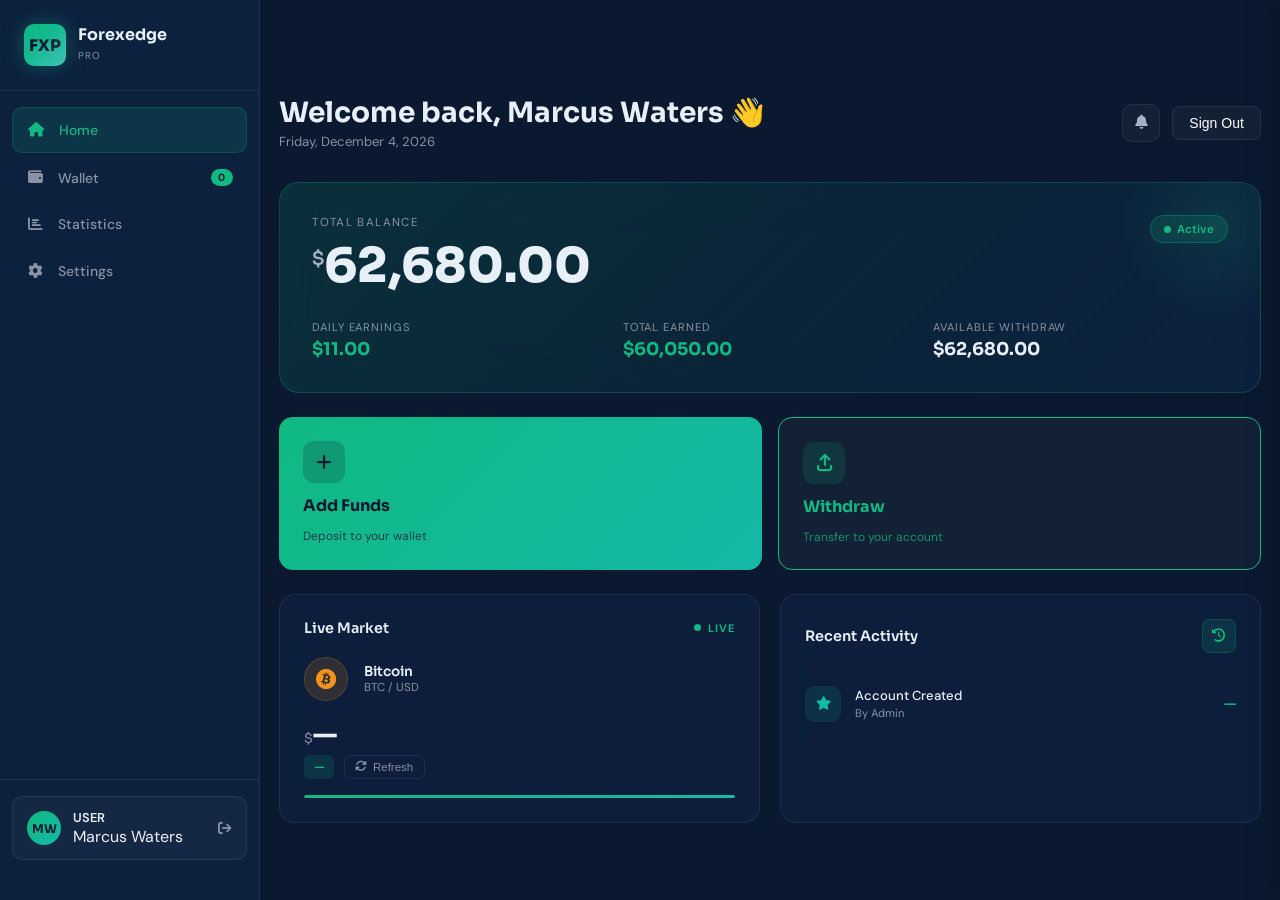
<file: dashboard.html>
<!DOCTYPE html>
<html lang="en">
<head>
  <meta charset="UTF-8"/>
  <meta name="viewport" content="width=device-width, initial-scale=1.0"/>
  <title>Dashboard — ForexedgePro</title>
  <link rel="stylesheet" href="https://cdnjs.cloudflare.com/ajax/libs/font-awesome/6.5.0/css/all.min.css"/>
  <link rel="stylesheet" href="brand.css"/>
  <style>
    /* ─── LAYOUT ───────────────────────────────── */
    .app { display: flex; min-height: 100vh; }

    /* ─── SIDEBAR ──────────────────────────────── */
    .sidebar {
      width: 260px; flex-shrink: 0;
      background: rgba(13,34,64,0.95);
      border-right: 1px solid var(--glass-border);
      display: flex; flex-direction: column;
      padding: 1.5rem 0; position: fixed; top: 0; left: 0; bottom: 0;
      z-index: 200; transition: transform 0.3s ease;
    }
    .sidebar-header { padding: 0 1.5rem 1.5rem; border-bottom: 1px solid var(--glass-border); margin-bottom: 1rem; }
    .nav-menu { flex: 1; padding: 0 0.75rem; }
    .nav-item {
      display: flex; align-items: center; gap: 0.85rem;
      padding: 0.8rem 0.9rem; border-radius: 10px; margin-bottom: 0.2rem;
      color: var(--slate); text-decoration: none; font-size: 0.875rem; font-weight: 500;
      cursor: pointer; transition: all 0.18s; position: relative;
    }
    .nav-item:hover { background: var(--glass); color: var(--slate-light); }
    .nav-item.active { background: var(--emerald-glow); color: var(--emerald); border: 1px solid rgba(16,185,129,0.2); }
    .nav-item.active i { color: var(--emerald); }
    .nav-item i { width: 18px; text-align: center; font-size: 0.9rem; }
    .nav-badge {
      margin-left: auto; background: var(--emerald); color: var(--navy);
      font-size: 0.65rem; font-weight: 700; padding: 0.15rem 0.45rem; border-radius: 999px;
    }
    .sidebar-footer { padding: 1rem 0.75rem; border-top: 1px solid var(--glass-border); }
    .user-pill {
      display: flex; align-items: center; gap: 0.75rem;
      padding: 0.75rem 0.9rem; border-radius: 10px; background: var(--glass); border: 1px solid var(--glass-border);
    }
    .avatar {
      width: 34px; height: 34px; border-radius: 50%; flex-shrink: 0;
      background: linear-gradient(135deg, var(--emerald), var(--teal));
      display: flex; align-items: center; justify-content: center;
      font-family: 'Sora', sans-serif; font-weight: 700; font-size: 0.75rem; color: var(--navy);
    }
    .user-info .un { font-size: 0.8rem; font-weight: 600; }
    .user-info .ue { font-size: 0.7rem; color: var(--slate); }
    .logout-btn { margin-left: auto; color: var(--slate); cursor: pointer; font-size: 0.85rem; background: none; border: none; padding: 0; transition: color 0.2s; }
    .logout-btn:hover { color: var(--red); }

    /* ─── MOBILE NAV ───────────────────────────── */
    .mobile-nav {
      display: none; position: fixed; top: 0; left: 0; right: 0; z-index: 300;
      background: rgba(10,25,47,0.95); backdrop-filter: blur(20px);
      border-bottom: 1px solid var(--glass-border);
      padding: 1rem 1.25rem; align-items: center; justify-content: space-between;
    }
    .hamburger { background: none; border: none; color: var(--white); font-size: 1.25rem; cursor: pointer; padding: 0.25rem; }
    .mobile-overlay {
      display: none; position: fixed; inset: 0; z-index: 199;
      background: rgba(0,0,0,0.5); backdrop-filter: blur(4px);
    }
    .mobile-overlay.open { display: block; }

    @media (max-width: 1024px) {
      .sidebar { transform: translateX(-100%); }
      .sidebar.open { transform: translateX(0); }
      .mobile-nav { display: flex; }
      .main { margin-left: 0 !important; padding-top: 5rem; }
    }

    /* ─── MAIN CONTENT ─────────────────────────── */
    .main { flex: 1; margin-left: 260px; padding: 2rem 2.5%; min-width: 0; }

    .top-bar {
      display: flex; align-items: center; justify-content: space-between;
      margin-bottom: 2rem; flex-wrap: wrap; gap: 1rem;
    }
    .greeting h1 { font-family: 'Sora', sans-serif; font-size: clamp(1.3rem, 2.5vw, 1.75rem); font-weight: 700; }
    .greeting p { font-size: 0.82rem; color: var(--slate); margin-top: 0.2rem; }
    .top-actions { display: flex; gap: 0.75rem; align-items: center; }
    .notif-btn {
      width: 38px; height: 38px; border-radius: 10px;
      background: var(--glass); border: 1px solid var(--glass-border);
      display: flex; align-items: center; justify-content: center;
      color: var(--slate-light); cursor: pointer; transition: all 0.2s; font-size: 0.9rem;
    }
    .notif-btn:hover { border-color: var(--emerald); color: var(--emerald); }

    /* ─── WALLET CARD ──────────────────────────── */
    .wallet-card {
      background: linear-gradient(135deg, rgba(16,185,129,0.15) 0%, rgba(20,184,166,0.08) 50%, rgba(13,34,64,0.9) 100%);
      border: 1px solid rgba(16,185,129,0.25);
      backdrop-filter: blur(24px); border-radius: 20px; padding: 2rem;
      margin-bottom: 1.5rem; position: relative; overflow: hidden;
    }
    .wallet-card::before {
      content: ''; position: absolute; top: -60px; right: -60px;
      width: 200px; height: 200px; border-radius: 50%;
      background: radial-gradient(circle, rgba(16,185,129,0.12), transparent 70%);
    }
    .wc-top { display: flex; justify-content: space-between; align-items: flex-start; margin-bottom: 1.5rem; }
    .wc-label { font-size: 0.72rem; text-transform: uppercase; letter-spacing: 0.12em; color: var(--slate); margin-bottom: 0.3rem; }
    .wc-balance { font-family: 'Sora', sans-serif; font-size: clamp(2rem, 5vw, 3rem); font-weight: 800; }
    .wc-balance sup { font-size: 1.2rem; font-weight: 600; vertical-align: super; color: var(--slate-light); }
    .wc-badge {
      padding: 0.35rem 0.8rem; border-radius: 999px;
      background: rgba(16,185,129,0.15); border: 1px solid rgba(16,185,129,0.3);
      color: var(--emerald); font-size: 0.72rem; font-weight: 600;
      display: flex; align-items: center; gap: 0.4rem;
    }
    .wc-metrics { display: grid; grid-template-columns: repeat(3, 1fr); gap: 1rem; }
    @media (max-width: 500px) { .wc-metrics { grid-template-columns: 1fr 1fr; } }
    .wc-metric { }
    .wc-metric .lbl { font-size: 0.7rem; color: var(--slate); text-transform: uppercase; letter-spacing: 0.08em; margin-bottom: 0.25rem; }
    .wc-metric .val { font-family: 'Sora', sans-serif; font-size: 1.1rem; font-weight: 700; }
    .wc-metric .val.green { color: var(--emerald); }

    /* ─── GRID ─────────────────────────────────── */
    .dash-grid { display: grid; grid-template-columns: 1fr 1fr; gap: 1.25rem; margin-bottom: 1.5rem; }
    @media (max-width: 680px) { .dash-grid { grid-template-columns: 1fr; } }

    /* ─── CARDS ────────────────────────────────── */
    .card {
      background: rgba(13,34,64,0.7); border: 1px solid var(--glass-border);
      backdrop-filter: blur(16px); border-radius: 16px; padding: 1.5rem;
    }
    .card-header { display: flex; align-items: center; justify-content: space-between; margin-bottom: 1.25rem; }
    .card-title { font-family: 'Sora', sans-serif; font-size: 0.9rem; font-weight: 600; }
    .card-icon { width: 34px; height: 34px; border-radius: 8px; background: var(--emerald-glow); border: 1px solid rgba(16,185,129,0.2); display: flex; align-items: center; justify-content: center; color: var(--emerald); font-size: 0.82rem; }

    /* ─── LIVE MARKET ──────────────────────────── */
    .live-badge { display: flex; align-items: center; gap: 0.4rem; font-size: 0.68rem; font-weight: 700; color: var(--emerald); text-transform: uppercase; letter-spacing: 0.1em; }
    .btc-display { display: flex; align-items: center; gap: 1rem; margin-bottom: 1rem; }
    .btc-logo { width: 44px; height: 44px; border-radius: 50%; background: rgba(247,147,26,0.15); border: 1px solid rgba(247,147,26,0.2); display: flex; align-items: center; justify-content: center; color: #f7931a; font-size: 1.3rem; flex-shrink: 0; }
    .btc-meta .nm { font-family: 'Sora', sans-serif; font-size: 0.85rem; font-weight: 600; }
    .btc-meta .sym { font-size: 0.72rem; color: var(--slate); }
    .btc-price-big { font-family: 'Sora', sans-serif; font-size: 1.65rem; font-weight: 800; margin-bottom: 0.25rem; }
    .btc-price-big span { font-size: 0.85rem; color: var(--slate); font-weight: 400; }
    .btc-change-row { display: flex; align-items: center; gap: 0.6rem; font-size: 0.8rem; }
    .chg-pill { padding: 0.25rem 0.6rem; border-radius: 6px; font-weight: 700; font-size: 0.75rem; }
    .chg-pill.up   { background: rgba(16,185,129,0.15); color: var(--emerald); }
    .chg-pill.down { background: rgba(248,113,113,0.12); color: var(--red); }
    .btc-sub { font-size: 0.72rem; color: var(--slate); }
    .refresh-btn { background: none; border: 1px solid var(--glass-border); border-radius: 7px; padding: 0.3rem 0.65rem; color: var(--slate); font-size: 0.72rem; cursor: pointer; transition: all 0.2s; display: flex; align-items: center; gap: 0.35rem; }
    .refresh-btn:hover { border-color: var(--emerald); color: var(--emerald); }
    .refresh-btn.spinning i { animation: spin 0.7s linear infinite; }
    @keyframes spin { to { transform: rotate(360deg); } }
    .countdown-bar { width: 100%; height: 3px; background: var(--glass-border); border-radius: 2px; margin-top: 1rem; overflow: hidden; }
    .countdown-fill { height: 100%; background: linear-gradient(90deg, var(--emerald), var(--teal)); border-radius: 2px; transition: width 1s linear; }

    /* ─── STATS GRID ───────────────────────────── */
    .stats-grid { display: grid; grid-template-columns: 1fr 1fr; gap: 0.85rem; }
    .stat-item { background: var(--glass); border: 1px solid var(--glass-border); border-radius: 10px; padding: 1rem; }
    .stat-item .s-icon { color: var(--emerald); font-size: 0.85rem; margin-bottom: 0.5rem; }
    .stat-item .s-val { font-family: 'Sora', sans-serif; font-size: 1.2rem; font-weight: 700; }
    .stat-item .s-lbl { font-size: 0.7rem; color: var(--slate); margin-top: 0.15rem; }

    /* ─── ACTIONS ──────────────────────────────── */
    .actions-row { display: grid; grid-template-columns: 1fr 1fr; gap: 1rem; margin-bottom: 1.5rem; }
    @media (max-width: 400px) { .actions-row { grid-template-columns: 1fr; } }

    .action-card {
      border-radius: 14px; padding: 1.5rem; cursor: pointer; transition: all 0.25s;
      display: flex; flex-direction: column; align-items: flex-start; gap: 0.75rem;
    }
    .action-card.solid {
      background: linear-gradient(135deg, var(--emerald), var(--teal));
      border: none; color: var(--navy);
    }
    .action-card.solid:hover { transform: translateY(-3px); box-shadow: 0 12px 32px rgba(16,185,129,0.4); }
    .action-card.ghost {
      background: var(--glass); border: 1px solid var(--emerald);
      color: var(--emerald);
    }
    .action-card.ghost:hover { background: var(--emerald-glow); transform: translateY(-3px); }
    .action-card:active { transform: translateY(-1px); }
    .ac-icon { width: 42px; height: 42px; border-radius: 11px; display: flex; align-items: center; justify-content: center; font-size: 1.1rem; }
    .solid .ac-icon { background: rgba(10,25,47,0.2); color: var(--navy); }
    .ghost .ac-icon { background: var(--emerald-glow); color: var(--emerald); }
    .ac-title { font-family: 'Sora', sans-serif; font-weight: 700; font-size: 1rem; }
    .ac-sub { font-size: 0.75rem; opacity: 0.75; }

    /* ─── ACTIVITY ─────────────────────────────── */
    .activity-list { display: flex; flex-direction: column; gap: 0.1rem; }
    .act-item { display: flex; align-items: center; gap: 0.9rem; padding: 0.8rem 0; border-bottom: 1px solid var(--glass-border); }
    .act-item:last-child { border-bottom: none; }
    .act-icon { width: 36px; height: 36px; border-radius: 9px; flex-shrink: 0; display: flex; align-items: center; justify-content: center; font-size: 0.85rem; }
    .act-icon.dep  { background: rgba(16,185,129,0.12); color: var(--emerald); }
    .act-icon.with { background: rgba(248,113,113,0.1); color: var(--red); }
    .act-icon.earn { background: rgba(20,184,166,0.12); color: var(--teal); }
    .act-desc { flex: 1; }
    .act-desc .ad-name { font-size: 0.82rem; font-weight: 500; }
    .act-desc .ad-date { font-size: 0.7rem; color: var(--slate); margin-top: 0.1rem; }
    .act-amt { font-family: 'Sora', sans-serif; font-size: 0.85rem; font-weight: 600; }
    .act-amt.up { color: var(--emerald); }
    .act-amt.dn { color: var(--red); }

    /* ─── CHART PLACEHOLDER ────────────────────── */
    .chart-placeholder {
      height: 120px; border-radius: 10px;
      background: var(--glass); border: 1px dashed var(--glass-border);
      display: flex; align-items: center; justify-content: center;
      flex-direction: column; gap: 0.4rem; margin-top: 0.5rem;
      color: var(--slate); font-size: 0.78rem;
    }

    /* ─── TOAST ─────────────────────────────────── */
    .toast {
      position: fixed; bottom: 1.5rem; right: 1.5rem; z-index: 9999;
      background: rgba(13,34,64,0.95); border: 1px solid var(--glass-border);
      backdrop-filter: blur(20px); border-radius: 12px;
      padding: 1rem 1.25rem; display: flex; align-items: center; gap: 0.75rem;
      font-size: 0.85rem; box-shadow: 0 16px 48px rgba(0,0,0,0.4);
      transform: translateY(100px); opacity: 0; transition: all 0.3s ease;
      max-width: 320px;
    }
    .toast.show { transform: translateY(0); opacity: 1; }
    .toast i { color: var(--emerald); font-size: 1rem; }

    /* ─── MODAL ─────────────────────────────────── */
    .modal-overlay {
      display: none; position: fixed; inset: 0; z-index: 500;
      background: rgba(0,0,0,0.6); backdrop-filter: blur(8px);
      align-items: center; justify-content: center; padding: 1rem;
    }
    .modal-overlay.open { display: flex; }
    .modal {
      background: var(--navy-mid); border: 1px solid var(--glass-border);
      border-radius: 20px; padding: 2rem; width: 100%; max-width: 380px;
      animation: fadeInUp 0.3s ease;
    }
    .modal-header { display: flex; justify-content: space-between; align-items: center; margin-bottom: 1.5rem; }
    .modal-title { font-family: 'Sora', sans-serif; font-weight: 700; font-size: 1.1rem; }
    .modal-close { background: none; border: none; color: var(--slate); cursor: pointer; font-size: 1.1rem; transition: color 0.2s; }
    .modal-close:hover { color: var(--white); }
    .modal-field { margin-bottom: 1rem; }
    .modal-field label { display: block; font-size: 0.78rem; color: var(--slate-light); margin-bottom: 0.4rem; }
    .modal-field input {
      width: 100%; padding: 0.8rem 1rem; border-radius: 9px;
      background: rgba(255,255,255,0.04); border: 1px solid var(--glass-border);
      color: var(--white); font-family: 'DM Sans', sans-serif; font-size: 0.9rem; outline: none;
      transition: border-color 0.2s;
    }
    .modal-field input:focus { border-color: var(--emerald); }
    .modal-note { font-size: 0.75rem; color: var(--slate); margin-bottom: 1.25rem; line-height: 1.5; }
    .modal-btn {
      width: 100%; padding: 0.9rem; border-radius: 10px; border: none;
      font-family: 'Sora', sans-serif; font-weight: 700; font-size: 0.95rem; cursor: pointer;
      transition: all 0.2s;
    }
    .modal-btn.add { background: linear-gradient(135deg, var(--emerald), var(--teal)); color: var(--navy); }
    .modal-btn.add:hover { box-shadow: 0 6px 20px rgba(16,185,129,0.4); }
    .modal-btn.wd  { background: var(--glass); border: 1px solid var(--emerald); color: var(--emerald); }
    .modal-btn.wd:hover  { background: var(--emerald-glow); }

    @media (max-width: 1280px) { .main { padding: 2rem 1.5%; } }
    @media (max-width: 768px)  { .main { padding: 1.5rem 4%; } }
  </style>
</head>


<body>
<div class="app">

  <!-- MOBILE TOP NAV -->
  <div class="mobile-nav">
    <button class="hamburger" onclick="toggleSidebar()" aria-label="Menu">
      <i class="fa fa-bars" id="ham-icon"></i>
    </button>
    <a href="#" class="logo">
      <div class="logo-icon" style="font-weight: bolder">FXP</div>
      <div><span class="logo-name" style="font-size:0.85rem">ForexedgePro</span></div>
    </a>
    <div class="notif-btn" onclick="toggleNotifs()"><i class="fa fa-bell"></i></div>
  </div>

  <!-- OVERLAY -->
  <div class="mobile-overlay" id="overlay" onclick="toggleSidebar()"></div>

  <!-- NOTIFICATION PANEL -->
  <div id="notif-panel" style="position:fixed; right:-320px; top:0; width:300px; height:100%; background:var(--navy-mid); border-left:1px solid var(--glass-border); z-index:1000; transition:0.3s; padding:1.5rem; box-shadow:-10px 0 30px rgba(0,0,0,0.5);">
    <div style="display:flex; justify-content:space-between; align-items:center; margin-bottom:2rem;">
        <h3 style="font-family:'Sora'; font-size:1.1rem;">Notifications</h3>
        <button onclick="toggleNotifs()" style="background:none; border:none; color:var(--slate); cursor:pointer;"><i class="fa fa-xmark"></i></button>
    </div>
    <div class="activity-list">
        <div class="act-item">
            <div class="act-icon earn"><i class="fa fa-calendar-check"></i></div>
            <div class="act-desc">
                <div class="ad-name">Account Created</div>
                <div class="ad-date" id="creation-date-not">By Admin</div>
            </div>
        </div>
    </div>
  </div>

  <!-- SIDEBAR -->
  <aside class="sidebar" id="sidebar">
    <div class="sidebar-header">
      <div class="logo">
        <div class="logo-icon">FXP</div>
        <div>
          <span class="logo-name">Forexedge</span>
          <span class="logo-tag">Pro</span>
        </div>
      </div>
    </div>
    <nav class="nav-menu">
      <a class="nav-item active" onclick="showPage('home')" id="nav-home"><i class="fa fa-house"></i> Home</a>
      <a class="nav-item" onclick="showPage('wallet')" id="nav-wallet"><i class="fa fa-wallet"></i> Wallet <span class="nav-badge">0</span></a>
      <a class="nav-item" onclick="showPage('stats')" id="nav-stats"><i class="fa fa-chart-bar"></i> Statistics</a>
      <a class="nav-item" onclick="showPage('settings')" id="nav-settings"><i class="fa fa-gear"></i> Settings</a>
    </nav>
    <div class="sidebar-footer">
      <div class="user-pill">
        <div class="avatar">MW</div>
        <div class="user-info">
          <div class="un">USER</div>
          <div class="MW">Marcus Waters</div>
        </div>
        <button class="logout-btn" onclick="logout()" title="Logout"><i class="fa fa-arrow-right-from-bracket"></i></button>
      </div>
    </div>
  </aside>

  <!-- MAIN -->
  <main class="main">
  
   
     <br>
    <br>
    <br>
    <div class="top-bar">
    
    <div class="greeting">
        <h1>Welcome back, Marcus Waters 👋 </h1>
        <p id="date-display">Loading date…</p>
      </div>
      
      <div class="top-actions">
        <div class="notif-btn" onclick="toggleNotifs()"><i class="fa fa-bell"></i></div>
        <button class="btn-nav" onclick="logout()" style="background:var(--glass); border:1px solid var(--glass-border); padding:0.5rem 1rem; border-radius:8px; color:white; cursor:pointer;">Sign Out</button>
      </div>
    </div>

    <!-- HOME PAGE -->
    <section id="page-home" class="page-content">
        <!-- WALLET CARD -->
        <div class="wallet-card">
          <div class="wc-top">
            <div>
              <div class="wc-label">Total Balance</div>
              <div class="wc-balance"><sup>$</sup>62,680.00</div>
            </div>
            <div class="wc-badge"><span class="pulse-dot"></span> Active</div>
          </div>
          <div class="wc-metrics">
            <div class="wc-metric"><div class="lbl">Daily Earnings</div><div class="val green">$11.00</div></div>
            <div class="wc-metric"><div class="lbl">Total Earned</div><div class="val green">$60,050.00</div></div>
            <div class="wc-metric"><div class="lbl">Available Withdraw</div><div class="val">$62,680.00</div></div>
          </div>
        </div>

        <div class="actions-row">
          <div class="action-card solid" onclick="openModal('add')">
            <div class="ac-icon"><i class="fa fa-plus"></i></div>
            <div class="ac-title">Add Funds</div>
            <div class="ac-sub">Deposit to your wallet</div>
          </div>
          <div class="action-card ghost" onclick="openModal('wd')">
            <div class="ac-icon"><i class="fa fa-arrow-up-from-bracket"></i></div>
            <div class="ac-title">Withdraw</div>
            <div class="ac-sub">Transfer to your account</div>
          </div>
        </div>

        <div class="dash-grid">
          <div class="card">
            <div class="card-header">
              <span class="card-title">Live Market</span>
              <div class="live-badge"><span class="pulse-dot"></span> LIVE</div>
            </div>
            <div class="btc-display">
              <div class="btc-logo"><i class="fa-brands fa-bitcoin"></i></div>
              <div class="btc-meta"><div class="nm">Bitcoin</div><div class="sym">BTC / USD</div></div>
            </div>
            <div class="btc-price-big" id="btc-price"><span>$</span>—</div>
            <div class="btc-change-row">
              <span class="chg-pill up" id="btc-pill">—</span>
              <button class="refresh-btn" onclick="fetchBTC(true)" id="refresh-btn"><i class="fa fa-arrows-rotate"></i> Refresh</button>
            </div>
            <div class="countdown-bar"><div class="countdown-fill" id="cd-fill" style="width:100%"></div></div>
          </div>

          <div class="card">
            <div class="card-header">
              <span class="card-title">Recent Activity</span>
              <div class="card-icon"><i class="fa fa-clock-rotate-left"></i></div>
            </div>
            <div class="activity-list">
              <div class="act-item">
                <div class="act-icon earn"><i class="fa fa-star"></i></div>
                <div class="act-desc"><div class="ad-name">Account Created</div><div class="ad-date"> By Admin </div></div>
                <span class="act-amt up">— </span>
              </div>
            </div>
          </div>
        </div>
    </section>

    <!-- WALLET PAGE (Placeholder) -->
    <section id="page-wallet" class="page-content" style="display:none;">
        <div class="card">
            <h2 style="font-family:'Sora'; margin-bottom:1rem;">My Wallet</h2>
            <p style="color:var(--slate)">Manage your assets and transaction history here.</p>
            <div class="chart-placeholder" style="height:200px; margin-top:2rem;">
                <i class="fa fa-wallet" style="font-size:2rem; opacity:0.2;"></i>
                <span>Wallet Details - Coming Soon</span>
            </div>
        </div>
    </section>

    <!-- STATS PAGE (Placeholder) -->
    <section id="page-stats" class="page-content" style="display:none;">
        <div class="card">
            <h2 style="font-family:'Sora'; margin-bottom:1rem;">Analytics</h2>
            <div class="stats-grid">
                <div class="stat-item"><div class="s-val">20%</div><div class="s-lbl">Growth</div></div>
                <div class="stat-item"><div class="s-val">$5,000</div><div class="s-lbl">Profit</div></div>
                <div class="stat-item"><div class="s-val">10%</div><div class="s-lbl">Growth</div></div>
                <div class="stat-item"><div class="s-val">$3,000.05</div><div class="s-lbl">Profit</div></div>
                <div class="stat-item"><div class="s-val">50%</div><div class="s-lbl">Growth</div></div>
                <div class="stat-item"><div class="s-val">$10,505.96</div><div class="s-lbl">Profit</div></div>
                <div class="stat-item"><div class="s-val">80%</div><div class="s-lbl">Growth</div></div>
                <div class="stat-item"><div class="s-val">$36,090.00</div><div class="s-lbl">Profit</div></div>
                 <div class="stat-item"><div class="s-val">16%</div><div class="s-lbl">Growth</div></div>
                <div class="stat-item"><div class="s-val">$8,000.00</div><div class="s-lbl">Profit</div></div>
           
           
              </div>
        </div>
    </section>

    <!-- SETTINGS PAGE (Placeholder) -->
    <section id="page-settings" class="page-content" style="display:none;">
        <div class="card">
            <h2 style="font-family:'Sora'; margin-bottom:1rem;">Account Settings</h2>
            <div class="modal-field">
                <label>Display Name</label>
                <input type="text" value="Marcus Waters">
            </div>
            <button class="modal-btn add" style="width:auto; padding:0.8rem 2rem;">Save Profile</button>
        </div>
    </section>

  </main>
</div>

<!-- MODALS REMAIN THE SAME... -->
<div class="modal-overlay" id="modal-add">
  <div class="modal">
    <div class="modal-header">
      <span class="modal-title">Add Funds</span>
      <button class="modal-close" onclick="closeModal('add')"><i class="fa fa-xmark"></i></button>
    </div>
    <div class="modal-field"><label>wallet address</label><input type="text" placeholder="wallet address"/></div>
    <button class="modal-btn add" onclick="submitModal('add')">Deposit</button>
  </div>
</div>
<div class="modal-overlay" id="modal-wd">
  <div class="modal">
    <div class="modal-header">
      <span class="modal-title">Withdraw</span>
      <button class="modal-close" onclick="closeModal('wd')"><i class="fa fa-xmark"></i></button>
    </div>
    <div class="modal-field"><label>Amount (USD)</label><input type="number" placeholder="0.00"/></div>
    <button class="modal-btn wd" onclick="submitModal('wd')">Withdraw</button>
  </div>
</div>

<div class="toast" id="toast"><i class="fa fa-circle-check"></i><span id="toast-msg">Done.</span></div>

<script>
  // ── Navigation Logic (The Fix)
  function showPage(pageId) {
    // Hide all pages
    document.querySelectorAll('.page-content').forEach(p => p.style.display = 'none');
    // Show selected page
    document.getElementById('page-' + pageId).style.display = 'block';
    
    // Update Nav Active State
    document.querySelectorAll('.nav-item').forEach(item => item.classList.remove('active'));
    document.getElementById('nav-' + pageId).classList.add('active');
    
    closeNav(); // Close mobile sidebar if open
  }

  // ── Notification Toggle
  function toggleNotifs() {
    const panel = document.getElementById('notif-panel');
    const isVisible = panel.style.right === '0px';
    panel.style.right = isVisible ? '-320px' : '0px';
  }

  // ── Date Display
  const now = new Date();
  const dateStr = now.toLocaleDateString('en-US', { weekday: 'long', month: 'long', day: 'numeric', year: 'numeric' });
  document.getElementById('date-display').textContent = dateStr;
  document.getElementById('creation-date-notif').textContent = dateStr;

  // ── Sidebar toggle
  function toggleSidebar() {
    const sb = document.getElementById('sidebar');
    const ov = document.getElementById('overlay');
    const open = sb.classList.toggle('open');
    ov.classList.toggle('open', open);
    document.getElementById('ham-icon').className = open ? 'fa fa-xmark' : 'fa fa-bars';
  }
  function closeNav() {
    const sb = document.getElementById('sidebar');
    if (sb.classList.contains('open')) toggleSidebar();
  }

  // ── Other Functions
  function logout() { alert('Logging out...'); 


    window.location.href="index.html";


  }
  function openModal(type) { document.getElementById('modal-' + type).classList.add('open'); }
  function closeModal(type) { document.getElementById('modal-' + type).classList.remove('open'); }
  function submitModal(type) {
    closeModal(type);
    showToast(type === 'add' ? 'Deposit submitted!' : 'Withdrawal requested!');
  }
  function showToast(msg) {
    const t = document.getElementById('toast');
    document.getElementById('toast-msg').textContent = msg;
    t.classList.add('show');
    setTimeout(() => t.classList.remove('show'), 3000);
  }

  // ── BTC Logic (Keeping your existing logic)
  let countdownVal = 30;
  async function fetchBTC(manual = false) {
    try {
      const res = await fetch('https://api.coingecko.com/api/v3/simple/price?ids=bitcoin&vs_currencies=usd&include_24hr_change=true');
      const data = await res.json();
      const price = data.bitcoin.usd;
      document.getElementById('btc-price').innerHTML = `<span>$</span>${price.toLocaleString()}`;
      countdownVal = 30;
    } catch(e) { console.log("Price fetch failed"); }
  }
  setInterval(() => {
    countdownVal--;
    document.getElementById('cd-fill').style.width = (countdownVal/30*100) + '%';
    if(countdownVal <= 0) fetchBTC();
  }, 1000);
  fetchBTC();
</script>
</body>



</html>
</file>
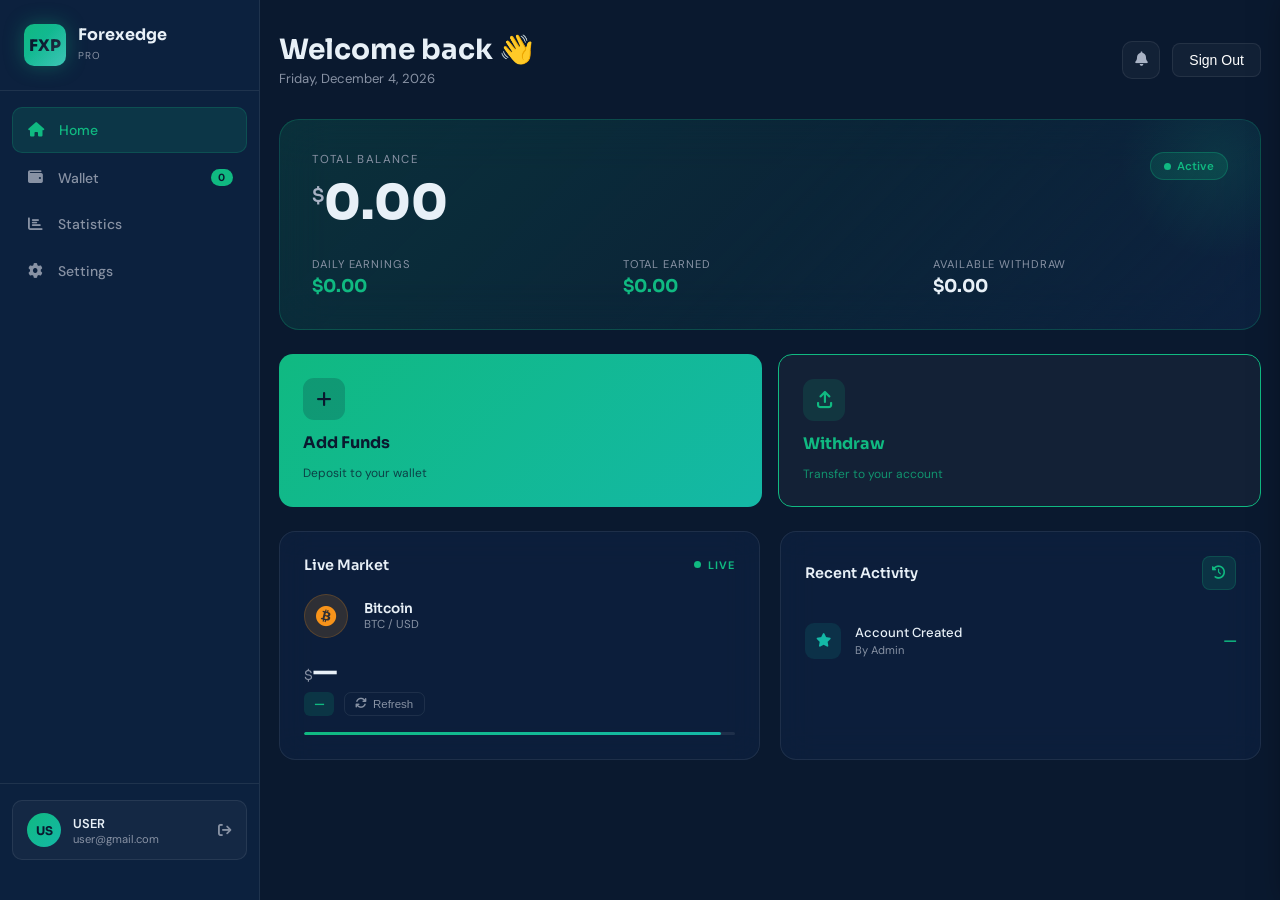
<file: EDITABLE NPF BROKER.html>
<!DOCTYPE html>
<html lang="en">
<head>
  <meta charset="UTF-8"/>
  <meta name="viewport" content="width=device-width, initial-scale=1.0"/>
  <title>Dashboard — ForexedgePro</title>
  <link rel="stylesheet" href="https://cdnjs.cloudflare.com/ajax/libs/font-awesome/6.5.0/css/all.min.css"/>
  <link rel="stylesheet" href="brand.css"/>
  <style>
    /* ─── LAYOUT ───────────────────────────────── */
    .app { display: flex; min-height: 100vh; }

    /* ─── SIDEBAR ──────────────────────────────── */
    .sidebar {
      width: 260px; flex-shrink: 0;
      background: rgba(13,34,64,0.95);
      border-right: 1px solid var(--glass-border);
      display: flex; flex-direction: column;
      padding: 1.5rem 0; position: fixed; top: 0; left: 0; bottom: 0;
      z-index: 200; transition: transform 0.3s ease;
    }
    .sidebar-header { padding: 0 1.5rem 1.5rem; border-bottom: 1px solid var(--glass-border); margin-bottom: 1rem; }
    .nav-menu { flex: 1; padding: 0 0.75rem; }
    .nav-item {
      display: flex; align-items: center; gap: 0.85rem;
      padding: 0.8rem 0.9rem; border-radius: 10px; margin-bottom: 0.2rem;
      color: var(--slate); text-decoration: none; font-size: 0.875rem; font-weight: 500;
      cursor: pointer; transition: all 0.18s; position: relative;
    }
    .nav-item:hover { background: var(--glass); color: var(--slate-light); }
    .nav-item.active { background: var(--emerald-glow); color: var(--emerald); border: 1px solid rgba(16,185,129,0.2); }
    .nav-item.active i { color: var(--emerald); }
    .nav-item i { width: 18px; text-align: center; font-size: 0.9rem; }
    .nav-badge {
      margin-left: auto; background: var(--emerald); color: var(--navy);
      font-size: 0.65rem; font-weight: 700; padding: 0.15rem 0.45rem; border-radius: 999px;
    }
    .sidebar-footer { padding: 1rem 0.75rem; border-top: 1px solid var(--glass-border); }
    .user-pill {
      display: flex; align-items: center; gap: 0.75rem;
      padding: 0.75rem 0.9rem; border-radius: 10px; background: var(--glass); border: 1px solid var(--glass-border);
    }
    .avatar {
      width: 34px; height: 34px; border-radius: 50%; flex-shrink: 0;
      background: linear-gradient(135deg, var(--emerald), var(--teal));
      display: flex; align-items: center; justify-content: center;
      font-family: 'Sora', sans-serif; font-weight: 700; font-size: 0.75rem; color: var(--navy);
    }
    .user-info .un { font-size: 0.8rem; font-weight: 600; }
    .user-info .ue { font-size: 0.7rem; color: var(--slate); }
    .logout-btn { margin-left: auto; color: var(--slate); cursor: pointer; font-size: 0.85rem; background: none; border: none; padding: 0; transition: color 0.2s; }
    .logout-btn:hover { color: var(--red); }

    /* ─── MOBILE NAV ───────────────────────────── */
    .mobile-nav {
      display: none; position: fixed; top: 0; left: 0; right: 0; z-index: 300;
      background: rgba(10,25,47,0.95); backdrop-filter: blur(20px);
      border-bottom: 1px solid var(--glass-border);
      padding: 1rem 1.25rem; align-items: center; justify-content: space-between;
    }
    .hamburger { background: none; border: none; color: var(--white); font-size: 1.25rem; cursor: pointer; padding: 0.25rem; }
    .mobile-overlay {
      display: none; position: fixed; inset: 0; z-index: 199;
      background: rgba(0,0,0,0.5); backdrop-filter: blur(4px);
    }
    .mobile-overlay.open { display: block; }

    @media (max-width: 1024px) {
      .sidebar { transform: translateX(-100%); }
      .sidebar.open { transform: translateX(0); }
      .mobile-nav { display: flex; }
      .main { margin-left: 0 !important; padding-top: 5rem; }
    }

    /* ─── MAIN CONTENT ─────────────────────────── */
    .main { flex: 1; margin-left: 260px; padding: 2rem 2.5%; min-width: 0; }

    .top-bar {
      display: flex; align-items: center; justify-content: space-between;
      margin-bottom: 2rem; flex-wrap: wrap; gap: 1rem;
    }
    .greeting h1 { font-family: 'Sora', sans-serif; font-size: clamp(1.3rem, 2.5vw, 1.75rem); font-weight: 700; }
    .greeting p { font-size: 0.82rem; color: var(--slate); margin-top: 0.2rem; }
    .top-actions { display: flex; gap: 0.75rem; align-items: center; }
    .notif-btn {
      width: 38px; height: 38px; border-radius: 10px;
      background: var(--glass); border: 1px solid var(--glass-border);
      display: flex; align-items: center; justify-content: center;
      color: var(--slate-light); cursor: pointer; transition: all 0.2s; font-size: 0.9rem;
    }
    .notif-btn:hover { border-color: var(--emerald); color: var(--emerald); }

    /* ─── WALLET CARD ──────────────────────────── */
    .wallet-card {
      background: linear-gradient(135deg, rgba(16,185,129,0.15) 0%, rgba(20,184,166,0.08) 50%, rgba(13,34,64,0.9) 100%);
      border: 1px solid rgba(16,185,129,0.25);
      backdrop-filter: blur(24px); border-radius: 20px; padding: 2rem;
      margin-bottom: 1.5rem; position: relative; overflow: hidden;
    }
    .wallet-card::before {
      content: ''; position: absolute; top: -60px; right: -60px;
      width: 200px; height: 200px; border-radius: 50%;
      background: radial-gradient(circle, rgba(16,185,129,0.12), transparent 70%);
    }
    .wc-top { display: flex; justify-content: space-between; align-items: flex-start; margin-bottom: 1.5rem; }
    .wc-label { font-size: 0.72rem; text-transform: uppercase; letter-spacing: 0.12em; color: var(--slate); margin-bottom: 0.3rem; }
    .wc-balance { font-family: 'Sora', sans-serif; font-size: clamp(2rem, 5vw, 3rem); font-weight: 800; }
    .wc-balance sup { font-size: 1.2rem; font-weight: 600; vertical-align: super; color: var(--slate-light); }
    .wc-badge {
      padding: 0.35rem 0.8rem; border-radius: 999px;
      background: rgba(16,185,129,0.15); border: 1px solid rgba(16,185,129,0.3);
      color: var(--emerald); font-size: 0.72rem; font-weight: 600;
      display: flex; align-items: center; gap: 0.4rem;
    }
    .wc-metrics { display: grid; grid-template-columns: repeat(3, 1fr); gap: 1rem; }
    @media (max-width: 500px) { .wc-metrics { grid-template-columns: 1fr 1fr; } }
    .wc-metric { }
    .wc-metric .lbl { font-size: 0.7rem; color: var(--slate); text-transform: uppercase; letter-spacing: 0.08em; margin-bottom: 0.25rem; }
    .wc-metric .val { font-family: 'Sora', sans-serif; font-size: 1.1rem; font-weight: 700; }
    .wc-metric .val.green { color: var(--emerald); }

    /* ─── GRID ─────────────────────────────────── */
    .dash-grid { display: grid; grid-template-columns: 1fr 1fr; gap: 1.25rem; margin-bottom: 1.5rem; }
    @media (max-width: 680px) { .dash-grid { grid-template-columns: 1fr; } }

    /* ─── CARDS ────────────────────────────────── */
    .card {
      background: rgba(13,34,64,0.7); border: 1px solid var(--glass-border);
      backdrop-filter: blur(16px); border-radius: 16px; padding: 1.5rem;
    }
    .card-header { display: flex; align-items: center; justify-content: space-between; margin-bottom: 1.25rem; }
    .card-title { font-family: 'Sora', sans-serif; font-size: 0.9rem; font-weight: 600; }
    .card-icon { width: 34px; height: 34px; border-radius: 8px; background: var(--emerald-glow); border: 1px solid rgba(16,185,129,0.2); display: flex; align-items: center; justify-content: center; color: var(--emerald); font-size: 0.82rem; }

    /* ─── LIVE MARKET ──────────────────────────── */
    .live-badge { display: flex; align-items: center; gap: 0.4rem; font-size: 0.68rem; font-weight: 700; color: var(--emerald); text-transform: uppercase; letter-spacing: 0.1em; }
    .btc-display { display: flex; align-items: center; gap: 1rem; margin-bottom: 1rem; }
    .btc-logo { width: 44px; height: 44px; border-radius: 50%; background: rgba(247,147,26,0.15); border: 1px solid rgba(247,147,26,0.2); display: flex; align-items: center; justify-content: center; color: #f7931a; font-size: 1.3rem; flex-shrink: 0; }
    .btc-meta .nm { font-family: 'Sora', sans-serif; font-size: 0.85rem; font-weight: 600; }
    .btc-meta .sym { font-size: 0.72rem; color: var(--slate); }
    .btc-price-big { font-family: 'Sora', sans-serif; font-size: 1.65rem; font-weight: 800; margin-bottom: 0.25rem; }
    .btc-price-big span { font-size: 0.85rem; color: var(--slate); font-weight: 400; }
    .btc-change-row { display: flex; align-items: center; gap: 0.6rem; font-size: 0.8rem; }
    .chg-pill { padding: 0.25rem 0.6rem; border-radius: 6px; font-weight: 700; font-size: 0.75rem; }
    .chg-pill.up   { background: rgba(16,185,129,0.15); color: var(--emerald); }
    .chg-pill.down { background: rgba(248,113,113,0.12); color: var(--red); }
    .btc-sub { font-size: 0.72rem; color: var(--slate); }
    .refresh-btn { background: none; border: 1px solid var(--glass-border); border-radius: 7px; padding: 0.3rem 0.65rem; color: var(--slate); font-size: 0.72rem; cursor: pointer; transition: all 0.2s; display: flex; align-items: center; gap: 0.35rem; }
    .refresh-btn:hover { border-color: var(--emerald); color: var(--emerald); }
    .refresh-btn.spinning i { animation: spin 0.7s linear infinite; }
    @keyframes spin { to { transform: rotate(360deg); } }
    .countdown-bar { width: 100%; height: 3px; background: var(--glass-border); border-radius: 2px; margin-top: 1rem; overflow: hidden; }
    .countdown-fill { height: 100%; background: linear-gradient(90deg, var(--emerald), var(--teal)); border-radius: 2px; transition: width 1s linear; }

    /* ─── STATS GRID ───────────────────────────── */
    .stats-grid { display: grid; grid-template-columns: 1fr 1fr; gap: 0.85rem; }
    .stat-item { background: var(--glass); border: 1px solid var(--glass-border); border-radius: 10px; padding: 1rem; }
    .stat-item .s-icon { color: var(--emerald); font-size: 0.85rem; margin-bottom: 0.5rem; }
    .stat-item .s-val { font-family: 'Sora', sans-serif; font-size: 1.2rem; font-weight: 700; }
    .stat-item .s-lbl { font-size: 0.7rem; color: var(--slate); margin-top: 0.15rem; }

    /* ─── ACTIONS ──────────────────────────────── */
    .actions-row { display: grid; grid-template-columns: 1fr 1fr; gap: 1rem; margin-bottom: 1.5rem; }
    @media (max-width: 400px) { .actions-row { grid-template-columns: 1fr; } }

    .action-card {
      border-radius: 14px; padding: 1.5rem; cursor: pointer; transition: all 0.25s;
      display: flex; flex-direction: column; align-items: flex-start; gap: 0.75rem;
    }
    .action-card.solid {
      background: linear-gradient(135deg, var(--emerald), var(--teal));
      border: none; color: var(--navy);
    }
    .action-card.solid:hover { transform: translateY(-3px); box-shadow: 0 12px 32px rgba(16,185,129,0.4); }
    .action-card.ghost {
      background: var(--glass); border: 1px solid var(--emerald);
      color: var(--emerald);
    }
    .action-card.ghost:hover { background: var(--emerald-glow); transform: translateY(-3px); }
    .action-card:active { transform: translateY(-1px); }
    .ac-icon { width: 42px; height: 42px; border-radius: 11px; display: flex; align-items: center; justify-content: center; font-size: 1.1rem; }
    .solid .ac-icon { background: rgba(10,25,47,0.2); color: var(--navy); }
    .ghost .ac-icon { background: var(--emerald-glow); color: var(--emerald); }
    .ac-title { font-family: 'Sora', sans-serif; font-weight: 700; font-size: 1rem; }
    .ac-sub { font-size: 0.75rem; opacity: 0.75; }

    /* ─── ACTIVITY ─────────────────────────────── */
    .activity-list { display: flex; flex-direction: column; gap: 0.1rem; }
    .act-item { display: flex; align-items: center; gap: 0.9rem; padding: 0.8rem 0; border-bottom: 1px solid var(--glass-border); }
    .act-item:last-child { border-bottom: none; }
    .act-icon { width: 36px; height: 36px; border-radius: 9px; flex-shrink: 0; display: flex; align-items: center; justify-content: center; font-size: 0.85rem; }
    .act-icon.dep  { background: rgba(16,185,129,0.12); color: var(--emerald); }
    .act-icon.with { background: rgba(248,113,113,0.1); color: var(--red); }
    .act-icon.earn { background: rgba(20,184,166,0.12); color: var(--teal); }
    .act-desc { flex: 1; }
    .act-desc .ad-name { font-size: 0.82rem; font-weight: 500; }
    .act-desc .ad-date { font-size: 0.7rem; color: var(--slate); margin-top: 0.1rem; }
    .act-amt { font-family: 'Sora', sans-serif; font-size: 0.85rem; font-weight: 600; }
    .act-amt.up { color: var(--emerald); }
    .act-amt.dn { color: var(--red); }

    /* ─── CHART PLACEHOLDER ────────────────────── */
    .chart-placeholder {
      height: 120px; border-radius: 10px;
      background: var(--glass); border: 1px dashed var(--glass-border);
      display: flex; align-items: center; justify-content: center;
      flex-direction: column; gap: 0.4rem; margin-top: 0.5rem;
      color: var(--slate); font-size: 0.78rem;
    }

    /* ─── TOAST ─────────────────────────────────── */
    .toast {
      position: fixed; bottom: 1.5rem; right: 1.5rem; z-index: 9999;
      background: rgba(13,34,64,0.95); border: 1px solid var(--glass-border);
      backdrop-filter: blur(20px); border-radius: 12px;
      padding: 1rem 1.25rem; display: flex; align-items: center; gap: 0.75rem;
      font-size: 0.85rem; box-shadow: 0 16px 48px rgba(0,0,0,0.4);
      transform: translateY(100px); opacity: 0; transition: all 0.3s ease;
      max-width: 320px;
    }
    .toast.show { transform: translateY(0); opacity: 1; }
    .toast i { color: var(--emerald); font-size: 1rem; }

    /* ─── MODAL ─────────────────────────────────── */
    .modal-overlay {
      display: none; position: fixed; inset: 0; z-index: 500;
      background: rgba(0,0,0,0.6); backdrop-filter: blur(8px);
      align-items: center; justify-content: center; padding: 1rem;
    }
    .modal-overlay.open { display: flex; }
    .modal {
      background: var(--navy-mid); border: 1px solid var(--glass-border);
      border-radius: 20px; padding: 2rem; width: 100%; max-width: 380px;
      animation: fadeInUp 0.3s ease;
    }
    .modal-header { display: flex; justify-content: space-between; align-items: center; margin-bottom: 1.5rem; }
    .modal-title { font-family: 'Sora', sans-serif; font-weight: 700; font-size: 1.1rem; }
    .modal-close { background: none; border: none; color: var(--slate); cursor: pointer; font-size: 1.1rem; transition: color 0.2s; }
    .modal-close:hover { color: var(--white); }
    .modal-field { margin-bottom: 1rem; }
    .modal-field label { display: block; font-size: 0.78rem; color: var(--slate-light); margin-bottom: 0.4rem; }
    .modal-field input {
      width: 100%; padding: 0.8rem 1rem; border-radius: 9px;
      background: rgba(255,255,255,0.04); border: 1px solid var(--glass-border);
      color: var(--white); font-family: 'DM Sans', sans-serif; font-size: 0.9rem; outline: none;
      transition: border-color 0.2s;
    }
    .modal-field input:focus { border-color: var(--emerald); }
    .modal-note { font-size: 0.75rem; color: var(--slate); margin-bottom: 1.25rem; line-height: 1.5; }
    .modal-btn {
      width: 100%; padding: 0.9rem; border-radius: 10px; border: none;
      font-family: 'Sora', sans-serif; font-weight: 700; font-size: 0.95rem; cursor: pointer;
      transition: all 0.2s;
    }
    .modal-btn.add { background: linear-gradient(135deg, var(--emerald), var(--teal)); color: var(--navy); }
    .modal-btn.add:hover { box-shadow: 0 6px 20px rgba(16,185,129,0.4); }
    .modal-btn.wd  { background: var(--glass); border: 1px solid var(--emerald); color: var(--emerald); }
    .modal-btn.wd:hover  { background: var(--emerald-glow); }

    @media (max-width: 1280px) { .main { padding: 2rem 1.5%; } }
    @media (max-width: 768px)  { .main { padding: 1.5rem 4%; } }
  </style>
</head>


<body>
<div class="app">

  <!-- MOBILE TOP NAV -->
  <div class="mobile-nav">
    <button class="hamburger" onclick="toggleSidebar()" aria-label="Menu">
      <i class="fa fa-bars" id="ham-icon"></i>
    </button>
    <a href="#" class="logo">
      <div class="logo-icon" style="font-weight: bolder">FXP</div>
      <div><span class="logo-name" style="font-size:0.85rem">ForexedgePro</span></div>
    </a>
    <div class="notif-btn" onclick="toggleNotifs()"><i class="fa fa-bell"></i></div>
  </div>

  <!-- OVERLAY -->
  <div class="mobile-overlay" id="overlay" onclick="toggleSidebar()"></div>

  <!-- NOTIFICATION PANEL -->
  <div id="notif-panel" style="position:fixed; right:-320px; top:0; width:300px; height:100%; background:var(--navy-mid); border-left:1px solid var(--glass-border); z-index:1000; transition:0.3s; padding:1.5rem; box-shadow:-10px 0 30px rgba(0,0,0,0.5);">
    <div style="display:flex; justify-content:space-between; align-items:center; margin-bottom:2rem;">
        <h3 style="font-family:'Sora'; font-size:1.1rem;">Notifications</h3>
        <button onclick="toggleNotifs()" style="background:none; border:none; color:var(--slate); cursor:pointer;"><i class="fa fa-xmark"></i></button>
    </div>
    <div class="activity-list">
        <div class="act-item">
            <div class="act-icon earn"><i class="fa fa-calendar-check"></i></div>
            <div class="act-desc">
                <div class="ad-name">Account Created</div>
                <div class="ad-date" id="creation-date-notif">April 30, 2026</div>
            </div>
        </div>
    </div>
  </div>

  <!-- SIDEBAR -->
  <aside class="sidebar" id="sidebar">
    <div class="sidebar-header">
      <div class="logo">
        <div class="logo-icon">FXP</div>
        <div>
          <span class="logo-name">Forexedge</span>
          <span class="logo-tag">Pro</span>
        </div>
      </div>
    </div>
    <nav class="nav-menu">
      <a class="nav-item active" onclick="showPage('home')" id="nav-home"><i class="fa fa-house"></i> Home</a>
      <a class="nav-item" onclick="showPage('wallet')" id="nav-wallet"><i class="fa fa-wallet"></i> Wallet <span class="nav-badge">0</span></a>
      <a class="nav-item" onclick="showPage('stats')" id="nav-stats"><i class="fa fa-chart-bar"></i> Statistics</a>
      <a class="nav-item" onclick="showPage('settings')" id="nav-settings"><i class="fa fa-gear"></i> Settings</a>
    </nav>
    <div class="sidebar-footer">
      <div class="user-pill">
        <div class="avatar">US</div>
        <div class="user-info">
          <div class="un">USER</div>
          <div class="ue">user@gmail.com</div>
        </div>
        <button class="logout-btn" onclick="logout()" title="Logout"><i class="fa fa-arrow-right-from-bracket"></i></button>
      </div>
    </div>
  </aside>

  <!-- MAIN -->
  <main class="main">
    <div class="top-bar">
      <div class="greeting">
        <h1>Welcome back 👋</h1>
        <p id="date-display">Loading date…</p>
      </div>
      <div class="top-actions">
        <div class="notif-btn" onclick="toggleNotifs()"><i class="fa fa-bell"></i></div>
        <button class="btn-nav" onclick="logout()" style="background:var(--glass); border:1px solid var(--glass-border); padding:0.5rem 1rem; border-radius:8px; color:white; cursor:pointer;">Sign Out</button>
      </div>
    </div>

    <!-- HOME PAGE -->
    <section id="page-home" class="page-content">
        <!-- WALLET CARD -->
        <div class="wallet-card">
          <div class="wc-top">
            <div>
              <div class="wc-label">Total Balance</div>
              <div class="wc-balance"><sup>$</sup>0.00</div>
            </div>
            <div class="wc-badge"><span class="pulse-dot"></span> Active</div>
          </div>
          <div class="wc-metrics">
            <div class="wc-metric"><div class="lbl">Daily Earnings</div><div class="val green">$0.00</div></div>
            <div class="wc-metric"><div class="lbl">Total Earned</div><div class="val green">$0.00</div></div>
            <div class="wc-metric"><div class="lbl">Available Withdraw</div><div class="val">$0.00</div></div>
          </div>
        </div>

        <div class="actions-row">
          <div class="action-card solid" onclick="openModal('add')">
            <div class="ac-icon"><i class="fa fa-plus"></i></div>
            <div class="ac-title">Add Funds</div>
            <div class="ac-sub">Deposit to your wallet</div>
          </div>
          <div class="action-card ghost" onclick="openModal('wd')">
            <div class="ac-icon"><i class="fa fa-arrow-up-from-bracket"></i></div>
            <div class="ac-title">Withdraw</div>
            <div class="ac-sub">Transfer to your account</div>
          </div>
        </div>

        <div class="dash-grid">
          <div class="card">
            <div class="card-header">
              <span class="card-title">Live Market</span>
              <div class="live-badge"><span class="pulse-dot"></span> LIVE</div>
            </div>
            <div class="btc-display">
              <div class="btc-logo"><i class="fa-brands fa-bitcoin"></i></div>
              <div class="btc-meta"><div class="nm">Bitcoin</div><div class="sym">BTC / USD</div></div>
            </div>
            <div class="btc-price-big" id="btc-price"><span>$</span>—</div>
            <div class="btc-change-row">
              <span class="chg-pill up" id="btc-pill">—</span>
              <button class="refresh-btn" onclick="fetchBTC(true)" id="refresh-btn"><i class="fa fa-arrows-rotate"></i> Refresh</button>
            </div>
            <div class="countdown-bar"><div class="countdown-fill" id="cd-fill" style="width:100%"></div></div>
          </div>

          <div class="card">
            <div class="card-header">
              <span class="card-title">Recent Activity</span>
              <div class="card-icon"><i class="fa fa-clock-rotate-left"></i></div>
            </div>
            <div class="activity-list">
              <div class="act-item">
                <div class="act-icon earn"><i class="fa fa-star"></i></div>
                <div class="act-desc"><div class="ad-name">Account Created</div><div class="ad-date"> By Admin </div></div>
                <span class="act-amt up">— </span>
              </div>
            </div>
          </div>
        </div>
    </section>

    <!-- WALLET PAGE (Placeholder) -->
    <section id="page-wallet" class="page-content" style="display:none;">
        <div class="card">
            <h2 style="font-family:'Sora'; margin-bottom:1rem;">My Wallet</h2>
            <p style="color:var(--slate)">Manage your assets and transaction history here.</p>
            <div class="chart-placeholder" style="height:200px; margin-top:2rem;">
                <i class="fa fa-wallet" style="font-size:2rem; opacity:0.2;"></i>
                <span>Wallet Details - Coming Soon</span>
            </div>
        </div>
    </section>

    <!-- STATS PAGE (Placeholder) -->
    <section id="page-stats" class="page-content" style="display:none;">
        <div class="card">
            <h2 style="font-family:'Sora'; margin-bottom:1rem;">Analytics</h2>
            <div class="stats-grid">
                <div class="stat-item"><div class="s-val">20%</div><div class="s-lbl">Growth</div></div>
                <div class="stat-item"><div class="s-val">$50</div><div class="s-lbl">Profit</div></div>
                <div class="stat-item"><div class="s-val">10%</div><div class="s-lbl">Growth</div></div>
                <div class="stat-item"><div class="s-val">$25</div><div class="s-lbl">Profit</div></div>
                <div class="stat-item"><div class="s-val">50%</div><div class="s-lbl">Growth</div></div>
                <div class="stat-item"><div class="s-val">$75</div><div class="s-lbl">Profit</div></div>
                <div class="stat-item"><div class="s-val">100%</div><div class="s-lbl">Growth</div></div>
                <div class="stat-item"><div class="s-val">$100</div><div class="s-lbl">Profit</div></div>
           
           
              </div>
        </div>
    </section>

    <!-- SETTINGS PAGE (Placeholder) -->
    <section id="page-settings" class="page-content" style="display:none;">
        <div class="card">
            <h2 style="font-family:'Sora'; margin-bottom:1rem;">Account Settings</h2>
            <div class="modal-field">
                <label>Display Name</label>
                <input type="text" value="User Name">
            </div>
            <button class="modal-btn add" style="width:auto; padding:0.8rem 2rem;">Save Profile</button>
        </div>
    </section>

  </main>
</div>

<!-- MODALS REMAIN THE SAME... -->
<div class="modal-overlay" id="modal-add">
  <div class="modal">
    <div class="modal-header">
      <span class="modal-title">Add Funds</span>
      <button class="modal-close" onclick="closeModal('add')"><i class="fa fa-xmark"></i></button>
    </div>
    <div class="modal-field"><label>wallet address</label><input type="text" placeholder="wallet address"/></div>
    <button class="modal-btn add" onclick="submitModal('add')">Deposit</button>
  </div>
</div>
<div class="modal-overlay" id="modal-wd">
  <div class="modal">
    <div class="modal-header">
      <span class="modal-title">Withdraw</span>
      <button class="modal-close" onclick="closeModal('wd')"><i class="fa fa-xmark"></i></button>
    </div>
    <div class="modal-field"><label>Amount (USD)</label><input type="number" placeholder="0.00"/></div>
    <button class="modal-btn wd" onclick="submitModal('wd')">Withdraw</button>
  </div>
</div>

<div class="toast" id="toast"><i class="fa fa-circle-check"></i><span id="toast-msg">Done.</span></div>

<script>
  // ── Navigation Logic (The Fix)
  function showPage(pageId) {
    // Hide all pages
    document.querySelectorAll('.page-content').forEach(p => p.style.display = 'none');
    // Show selected page
    document.getElementById('page-' + pageId).style.display = 'block';
    
    // Update Nav Active State
    document.querySelectorAll('.nav-item').forEach(item => item.classList.remove('active'));
    document.getElementById('nav-' + pageId).classList.add('active');
    
    closeNav(); // Close mobile sidebar if open
  }

  // ── Notification Toggle
  function toggleNotifs() {
    const panel = document.getElementById('notif-panel');
    const isVisible = panel.style.right === '0px';
    panel.style.right = isVisible ? '-320px' : '0px';
  }

  // ── Date Display
  const now = new Date();
  const dateStr = now.toLocaleDateString('en-US', { weekday: 'long', month: 'long', day: 'numeric', year: 'numeric' });
  document.getElementById('date-display').textContent = dateStr;
  document.getElementById('creation-date-notif').textContent = dateStr;

  // ── Sidebar toggle
  function toggleSidebar() {
    const sb = document.getElementById('sidebar');
    const ov = document.getElementById('overlay');
    const open = sb.classList.toggle('open');
    ov.classList.toggle('open', open);
    document.getElementById('ham-icon').className = open ? 'fa fa-xmark' : 'fa fa-bars';
  }
  function closeNav() {
    const sb = document.getElementById('sidebar');
    if (sb.classList.contains('open')) toggleSidebar();
  }

  // ── Other Functions
  function logout() { alert('Logging out...'); 


    window.location.href="index.html";


  }
  function openModal(type) { document.getElementById('modal-' + type).classList.add('open'); }
  function closeModal(type) { document.getElementById('modal-' + type).classList.remove('open'); }
  function submitModal(type) {
    closeModal(type);
    showToast(type === 'add' ? 'Deposit submitted!' : 'Withdrawal requested!');
  }
  function showToast(msg) {
    const t = document.getElementById('toast');
    document.getElementById('toast-msg').textContent = msg;
    t.classList.add('show');
    setTimeout(() => t.classList.remove('show'), 3000);
  }

  // ── BTC Logic (Keeping your existing logic)
  let countdownVal = 30;
  async function fetchBTC(manual = false) {
    try {
      const res = await fetch('https://api.coingecko.com/api/v3/simple/price?ids=bitcoin&vs_currencies=usd&include_24hr_change=true');
      const data = await res.json();
      const price = data.bitcoin.usd;
      document.getElementById('btc-price').innerHTML = `<span>$</span>${price.toLocaleString()}`;
      countdownVal = 30;
    } catch(e) { console.log("Price fetch failed"); }
  }
  setInterval(() => {
    countdownVal--;
    document.getElementById('cd-fill').style.width = (countdownVal/30*100) + '%';
    if(countdownVal <= 0) fetchBTC();
  }, 1000);
  fetchBTC();
</script>
</body>



</html>
</file>
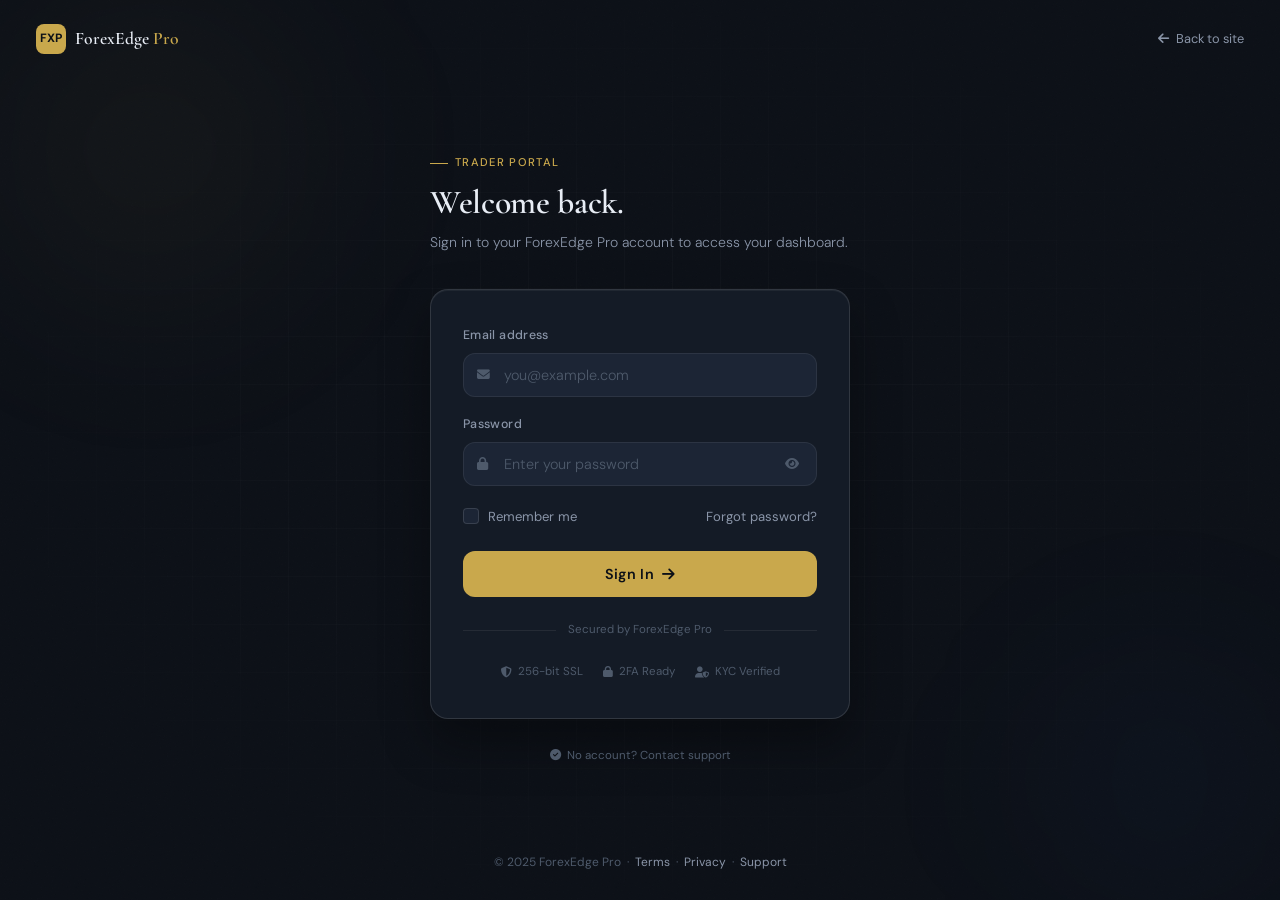
<file: signin.html>
<!DOCTYPE html>
<html lang="en">
<head>
  <meta charset="UTF-8" />
  <meta name="viewport" content="width=device-width, initial-scale=1.0" />
  <title>Sign In — ForexEdge Pro</title>
  <link rel="preconnect" href="https://fonts.googleapis.com" />
  <link rel="preconnect" href="https://fonts.gstatic.com" crossorigin />
  <link href="https://fonts.googleapis.com/css2?family=Cormorant+Garamond:wght@400;500;600;700&family=DM+Sans:ital,opsz,wght@0,9..40,300;0,9..40,400;0,9..40,500;0,9..40,600;1,9..40,300&display=swap" rel="stylesheet" />
  <link rel="stylesheet" href="https://cdnjs.cloudflare.com/ajax/libs/font-awesome/6.5.0/css/all.min.css" />
  <style>
    /* ─── Reset & Variables ─────────────────────────────────────── */
    *, *::before, *::after { box-sizing: border-box; margin: 0; padding: 0; }

    :root {
      --ink:        #0C1017;
      --ink-2:      #141B26;
      --ink-3:      #1C2535;
      --ink-4:      #202D40;
      --border:     rgba(255,255,255,0.07);
      --border-2:   rgba(255,255,255,0.12);
      --gold:       #C9A84C;
      --gold-light: #E2C47A;
      --gold-dim:   rgba(201,168,76,0.10);
      --blue:       #2D6BE4;
      --text:       #E8EDF5;
      --text-2:     #8A95A8;
      --text-3:     #4E5A6B;
      --green:      #1DB87A;
      --red:        #E04A4A;
      --font-serif: 'Cormorant Garamond', Georgia, serif;
      --font-sans:  'DM Sans', system-ui, sans-serif;
      --radius:     12px;
    }

    html, body {
      height: 100%;
    }

    body {
      font-family: var(--font-sans);
      background: var(--ink);
      color: var(--text);
      line-height: 1.6;
      -webkit-font-smoothing: antialiased;
      display: flex;
      flex-direction: column;
    }

    a { color: inherit; text-decoration: none; }

    /* ─── Noise ─────────────────────────────────────────────────── */
    body::before {
      content: '';
      position: fixed;
      inset: 0;
      background-image: url("data:image/svg+xml,%3Csvg viewBox='0 0 256 256' xmlns='http://www.w3.org/2000/svg'%3E%3Cfilter id='noise'%3E%3CfeTurbulence type='fractalNoise' baseFrequency='0.9' numOctaves='4' stitchTiles='stitch'/%3E%3C/filter%3E%3Crect width='100%25' height='100%25' filter='url(%23noise)' opacity='0.04'/%3E%3C/svg%3E");
      background-size: 180px 180px;
      pointer-events: none;
      z-index: 0;
      opacity: 0.5;
    }

    /* ─── Background Pattern ────────────────────────────────────── */
    .page-bg {
      position: fixed;
      inset: 0;
      z-index: 0;
      overflow: hidden;
      pointer-events: none;
    }

    .page-bg__glow {
      position: absolute;
      border-radius: 50%;
      filter: blur(80px);
    }

    .page-bg__glow--gold {
      width: 500px; height: 500px;
      background: radial-gradient(circle, rgba(201,168,76,0.06) 0%, transparent 70%);
      top: -100px; left: -100px;
    }

    .page-bg__glow--blue {
      width: 400px; height: 400px;
      background: radial-gradient(circle, rgba(45,107,228,0.05) 0%, transparent 70%);
      bottom: -80px; right: -80px;
    }

    .page-bg__grid {
      position: absolute;
      inset: 0;
      background-image:
        linear-gradient(rgba(255,255,255,0.025) 1px, transparent 1px),
        linear-gradient(90deg, rgba(255,255,255,0.025) 1px, transparent 1px);
      background-size: 48px 48px;
      mask-image: radial-gradient(ellipse 60% 60% at 50% 50%, black 20%, transparent 100%);
    }

    /* ─── Layout ────────────────────────────────────────────────── */
    .signin-layout {
      flex: 1;
      display: flex;
      flex-direction: column;
      position: relative;
      z-index: 1;
    }

    /* ─── Top Bar ───────────────────────────────────────────────── */
    .topbar {
      display: flex;
      align-items: center;
      justify-content: space-between;
      padding: 24px 36px;
    }

    .topbar__logo {
      display: flex;
      align-items: center;
      gap: 9px;
    }

    .topbar__logo-mark {
      width: 30px; height: 30px;
      background: var(--gold);
      border-radius: 8px;
      display: flex;
      align-items: center;
      justify-content: center;
      font-size: 12px;
      color: var(--ink);
    }

    .topbar__logo-text {
      font-family: var(--font-serif);
      font-size: 1.1rem;
      font-weight: 600;
      color: var(--text);
    }

    .topbar__logo-text span { color: var(--gold); }

    .topbar__back {
      display: flex;
      align-items: center;
      gap: 7px;
      font-size: 0.8rem;
      color: var(--text-2);
      transition: color 0.2s;
    }

    .topbar__back:hover { color: var(--text); }

    /* ─── Main ──────────────────────────────────────────────────── */
    .signin-main {
      flex: 1;
      display: flex;
      align-items: center;
      justify-content: center;
      padding: 24px;
    }

    /* ─── Card ──────────────────────────────────────────────────── */
    .signin-card {
      width: 100%;
      max-width: 420px;
      animation: cardIn 0.5s ease both;
    }

    @keyframes cardIn {
      from { opacity: 0; transform: translateY(18px); }
      to   { opacity: 1; transform: translateY(0); }
    }

    .signin-card__header {
      margin-bottom: 36px;
    }

    .signin-card__eyebrow {
      display: inline-flex;
      align-items: center;
      gap: 7px;
      font-size: 0.7rem;
      font-weight: 500;
      letter-spacing: 0.12em;
      text-transform: uppercase;
      color: var(--gold);
      margin-bottom: 12px;
    }

    .signin-card__eyebrow::before {
      content: '';
      width: 18px; height: 1px;
      background: var(--gold);
    }

    .signin-card__title {
      font-family: var(--font-serif);
      font-size: 2.1rem;
      font-weight: 600;
      color: var(--text);
      line-height: 1.15;
      letter-spacing: -0.01em;
      margin-bottom: 8px;
    }

    .signin-card__subtitle {
      font-size: 0.875rem;
      color: var(--text-2);
      font-weight: 300;
    }

    /* ─── Form Box ──────────────────────────────────────────────── */
    .form-box {
      background: var(--ink-2);
      border: 1px solid var(--border-2);
      border-radius: 18px;
      padding: 36px 32px;
      box-shadow:
        0 1px 0 rgba(255,255,255,0.05) inset,
        0 24px 48px rgba(0,0,0,0.35);
    }

    /* ─── Form Fields ───────────────────────────────────────────── */
    .form-field {
      margin-bottom: 18px;
    }

    .form-field:last-of-type {
      margin-bottom: 0;
    }

    .form-label {
      display: block;
      font-size: 0.775rem;
      font-weight: 500;
      color: var(--text-2);
      margin-bottom: 7px;
      letter-spacing: 0.03em;
    }

    .input-wrap {
      position: relative;
    }

    .input-wrap__icon {
      position: absolute;
      left: 14px;
      top: 50%;
      transform: translateY(-50%);
      color: var(--text-3);
      font-size: 0.8rem;
      pointer-events: none;
      transition: color 0.2s;
    }

    .input-wrap__toggle {
      position: absolute;
      right: 14px;
      top: 50%;
      transform: translateY(-50%);
      color: var(--text-3);
      font-size: 0.78rem;
      cursor: pointer;
      background: none;
      border: none;
      padding: 4px;
      transition: color 0.2s;
      line-height: 1;
    }

    .input-wrap__toggle:hover { color: var(--text-2); }

    .form-input {
      width: 100%;
      background: var(--ink-3);
      border: 1px solid var(--border);
      border-radius: var(--radius);
      padding: 12px 14px 12px 40px;
      font-family: var(--font-sans);
      font-size: 0.9rem;
      color: var(--text);
      outline: none;
      transition: border-color 0.2s, box-shadow 0.2s;
      -webkit-appearance: none;
    }

    .form-input::placeholder {
      color: var(--text-3);
      font-weight: 300;
    }

    .form-input:focus {
      border-color: var(--gold);
      box-shadow: 0 0 0 3px rgba(201,168,76,0.1);
    }

    .form-input:focus + .input-wrap__icon,
    .input-wrap:focus-within .input-wrap__icon {
      color: var(--gold);
    }

    .form-input--error {
      border-color: var(--red) !important;
      box-shadow: 0 0 0 3px rgba(224,74,74,0.1) !important;
    }

    .field-error {
      font-size: 0.72rem;
      color: var(--red);
      margin-top: 5px;
      display: none;
      align-items: center;
      gap: 4px;
    }

    .field-error.visible {
      display: flex;
    }

    /* ─── Row: Remember + Forgot ────────────────────────────────── */
    .form-row-meta {
      display: flex;
      align-items: center;
      justify-content: space-between;
      margin: 20px 0 24px;
    }

    .checkbox-label {
      display: flex;
      align-items: center;
      gap: 9px;
      cursor: pointer;
      user-select: none;
    }

    .checkbox-label input[type="checkbox"] {
      appearance: none;
      -webkit-appearance: none;
      width: 16px; height: 16px;
      border: 1px solid var(--border-2);
      border-radius: 4px;
      background: var(--ink-3);
      cursor: pointer;
      transition: all 0.15s;
      flex-shrink: 0;
      position: relative;
    }

    .checkbox-label input[type="checkbox"]:checked {
      background: var(--gold);
      border-color: var(--gold);
    }

    .checkbox-label input[type="checkbox"]:checked::after {
      content: '';
      position: absolute;
      top: 2px; left: 5px;
      width: 4px; height: 7px;
      border: 1.5px solid var(--ink);
      border-top: none;
      border-left: none;
      transform: rotate(45deg);
    }

    .checkbox-label span {
      font-size: 0.82rem;
      color: var(--text-2);
    }

    .forgot-link {
      font-size: 0.82rem;
      color: var(--text-2);
      transition: color 0.2s;
    }

    .forgot-link:hover { color: var(--gold); }

    /* ─── Submit Button ─────────────────────────────────────────── */
    .btn-submit {
      width: 100%;
      padding: 14px;
      background: var(--gold);
      color: var(--ink);
      border: none;
      border-radius: var(--radius);
      font-family: var(--font-sans);
      font-size: 0.9rem;
      font-weight: 600;
      cursor: pointer;
      transition: background 0.2s, transform 0.15s, box-shadow 0.2s;
      display: flex;
      align-items: center;
      justify-content: center;
      gap: 8px;
      letter-spacing: 0.02em;
    }

    .btn-submit:hover {
      background: var(--gold-light);
      transform: translateY(-1px);
      box-shadow: 0 8px 24px rgba(201,168,76,0.22);
    }

    .btn-submit:active {
      transform: translateY(0);
      box-shadow: none;
    }

    .btn-submit:disabled {
      opacity: 0.6;
      cursor: not-allowed;
      transform: none;
    }

    .btn-submit__spinner {
      display: none;
      width: 14px; height: 14px;
      border: 2px solid rgba(12,16,23,0.3);
      border-top-color: var(--ink);
      border-radius: 50%;
      animation: spin 0.7s linear infinite;
    }

    @keyframes spin { to { transform: rotate(360deg); } }

    /* ─── Divider ───────────────────────────────────────────────── */
    .form-divider {
      display: flex;
      align-items: center;
      gap: 12px;
      margin: 24px 0;
    }

    .form-divider::before,
    .form-divider::after {
      content: '';
      flex: 1;
      height: 1px;
      background: var(--border);
    }

    .form-divider span {
      font-size: 0.72rem;
      color: var(--text-3);
      white-space: nowrap;
    }

    /* ─── Alert Banner ──────────────────────────────────────────── */
    .form-alert {
      display: none;
      padding: 12px 14px;
      border-radius: 10px;
      font-size: 0.8rem;
      align-items: center;
      gap: 10px;
      margin-bottom: 20px;
    }

    .form-alert.visible { display: flex; }

    .form-alert--error {
      background: rgba(224,74,74,0.08);
      border: 1px solid rgba(224,74,74,0.2);
      color: var(--red);
    }

    .form-alert--success {
      background: rgba(29,184,122,0.08);
      border: 1px solid rgba(29,184,122,0.2);
      color: var(--green);
    }

    /* ─── Trust Strip ───────────────────────────────────────────── */
    .trust-strip {
      display: flex;
      align-items: center;
      justify-content: center;
      gap: 20px;
      margin-top: 28px;
      flex-wrap: wrap;
    }

    .trust-item {
      display: flex;
      align-items: center;
      gap: 6px;
      font-size: 0.72rem;
      color: var(--text-3);
    }

    .trust-item i {
      font-size: 0.7rem;
      color: var(--text-3);
    }

    /* ─── Footer ────────────────────────────────────────────────── */
    .signin-footer {
      text-align: center;
      padding: 20px 24px 28px;
      position: relative;
      z-index: 1;
    }

    .signin-footer p {
      font-size: 0.75rem;
      color: var(--text-3);
    }

    .signin-footer a {
      color: var(--text-2);
      transition: color 0.2s;
    }

    .signin-footer a:hover { color: var(--gold); }

    /* ─── Responsive ────────────────────────────────────────────── */
    @media (max-width: 480px) {
      .topbar { padding: 20px 20px; }
      .form-box { padding: 28px 20px; }
      .signin-card__title { font-size: 1.7rem; }
    }
  </style>
</head>
<body>

  <!-- Background -->
  <div class="page-bg">
    <div class="page-bg__glow page-bg__glow--gold"></div>
    <div class="page-bg__glow page-bg__glow--blue"></div>
    <div class="page-bg__grid"></div>
  </div>

  <div class="signin-layout">

    <!-- Top Bar -->
    <div class="topbar">
      <a href="index.html" class="topbar__logo">
        <div class="topbar__logo-mark" style="font-weight: bolder;">FXP</i></div>
        <span class="topbar__logo-text">ForexEdge <span>Pro</span></span>
      </a>
      <a href="index.html" class="topbar__back">
        <i class="fas fa-arrow-left"></i> Back to site
      </a>
    </div>

    <!-- Main -->
    <main class="signin-main">
      <div class="signin-card">

        <div class="signin-card__header">
          <div class="signin-card__eyebrow">Trader Portal</div>
          <h1 class="signin-card__title">Welcome back.</h1>
          <p class="signin-card__subtitle">Sign in to your ForexEdge Pro account to access your dashboard.</p>
        </div>

        <div class="form-box">

          <!-- Alert -->
          <div class="form-alert form-alert--error" id="formAlert">
            <i class="fas fa-circle-exclamation"></i>
            <span id="alertText">Invalid email or password. Please try again.</span>
          </div>

          <!-- Email -->
          <div class="form-field">
            <label class="form-label" for="email">Email address</label>
            <div class="input-wrap">
              <input
                class="form-input"
                type="email"
                id="email"
                name="email"
                placeholder="you@example.com"
                autocomplete="email"
                spellcheck="false"
              />
              <span class="input-wrap__icon"><i class="fas fa-envelope"></i></span>
            </div>
            <div class="field-error" id="emailError">
              <i class="fas fa-circle-exclamation"></i> Please enter a valid email address.
            </div>
          </div>

          <!-- Password -->
          <div class="form-field">
            <label class="form-label" for="password">Password</label>
            <div class="input-wrap">
              <input
                class="form-input"
                type="password"
                id="password"
                name="password"
                placeholder="Enter your password"
                autocomplete="current-password"
              />
              <span class="input-wrap__icon"><i class="fas fa-lock"></i></span>
              <button class="input-wrap__toggle" type="button" id="passwordToggle" aria-label="Toggle password visibility">
                <i class="fas fa-eye" id="toggleIcon"></i>
              </button>
            </div>
            <div class="field-error" id="passwordError">
              <i class="fas fa-circle-exclamation"></i> Password is required.
            </div>
          </div>

          <!-- Remember + Forgot -->
          <div class="form-row-meta">
            <label class="checkbox-label">
              <input type="checkbox" id="rememberMe" />
              <span>Remember me</span>
            </label>
            <a href="#" class="forgot-link" id="forgotLink">Forgot password?</a>
          </div>

          <!-- Submit -->
          <button class="btn-submit" id="submitBtn" type="button">
            <span id="btnText">Sign In</span>
            <span class="btn-submit__spinner" id="btnSpinner"></span>
            <i class="fas fa-arrow-right" id="btnIcon"></i>
          </button>

          <!-- Divider -->
          <div class="form-divider">
            <span>Secured by ForexEdge Pro</span>
          </div>

          <!-- Trust -->
          <div style="display:flex;justify-content:center;gap:20px;flex-wrap:wrap;">
            <div class="trust-item"><i class="fas fa-shield-halved"></i> 256-bit SSL</div>
            <div class="trust-item"><i class="fas fa-lock"></i> 2FA Ready</div>
            <div class="trust-item"><i class="fas fa-user-shield"></i> KYC Verified</div>
          </div>

        </div>

        <!-- Trust strip -->
        <div class="trust-strip">
          <div class="trust-item"><i class="fas fa-circle-check"></i> No account? Contact support</div>
        </div>

      </div>
    </main>

    <!-- Footer -->
    <footer class="signin-footer">
      <p>
        © 2025 ForexEdge Pro &nbsp;·&nbsp;
        <a href="#">Terms</a> &nbsp;·&nbsp;
        <a href="#">Privacy</a> &nbsp;·&nbsp;
        <a href="#">Support</a>
      </p>
    </footer>

  </div>

  <script>
    // ─── Password visibility toggle ────────────────────────────────
    const passwordInput = document.getElementById('password');
    const toggleBtn     = document.getElementById('passwordToggle');
    const toggleIcon    = document.getElementById('toggleIcon');

    toggleBtn.addEventListener('click', () => {
      const isHidden = passwordInput.type === 'password';
      passwordInput.type = isHidden ? 'text' : 'password';
      toggleIcon.className = isHidden ? 'fas fa-eye-slash' : 'fas fa-eye';
    });

    // ─── Inline validation ─────────────────────────────────────────
    const emailInput    = document.getElementById('email');
    const emailError    = document.getElementById('emailError');
    const passwordError = document.getElementById('passwordError');

    function validateEmail(val) {
      return /^[^\s@]+@[^\s@]+\.[^\s@]+$/.test(val);
    }

    emailInput.addEventListener('blur', () => {
      const val = emailInput.value.trim();
      if (val && !validateEmail(val)) {
        emailInput.classList.add('form-input--error');
        emailError.classList.add('visible');
      } else {
        emailInput.classList.remove('form-input--error');
        emailError.classList.remove('visible');
      }
    });

    emailInput.addEventListener('input', () => {
      emailInput.classList.remove('form-input--error');
      emailError.classList.remove('visible');
      document.getElementById('formAlert').classList.remove('visible');
    });

    passwordInput.addEventListener('input', () => {
      passwordInput.classList.remove('form-input--error');
      passwordError.classList.remove('visible');
      document.getElementById('formAlert').classList.remove('visible');
    });

    // ─── Forgot password ───────────────────────────────────────────
    document.getElementById('forgotLink').addEventListener('click', (e) => {
      e.preventDefault();
      const alert = document.getElementById('formAlert');
      const alertText = document.getElementById('alertText');
      alert.className = 'form-alert form-alert--success visible';
      alertText.textContent = 'Password reset instructions sent to your email address.';
    });

    // ─── Form submission ───────────────────────────────────────────
    document.getElementById('submitBtn').addEventListener('click', () => {
      const email    = emailInput.value.trim();
      const password = passwordInput.value.trim();
      const alert    = document.getElementById('formAlert');
      const alertText = document.getElementById('alertText');

      let valid = true;

      // Reset
      alert.classList.remove('visible');
      emailInput.classList.remove('form-input--error');
      passwordInput.classList.remove('form-input--error');
      emailError.classList.remove('visible');
      passwordError.classList.remove('visible');

      if (!email || !validateEmail(email)) {
        emailInput.classList.add('form-input--error');
        emailError.classList.add('visible');
        valid = false;
      }

      if (!password) {
        passwordInput.classList.add('form-input--error');
        passwordError.classList.add('visible');
        valid = false;
      }

      if (!valid) return;

      // Show loading state
      const btn        = document.getElementById('submitBtn');
      const btnText    = document.getElementById('btnText');
      const btnSpinner = document.getElementById('btnSpinner');
      const btnIcon    = document.getElementById('btnIcon');

      btn.disabled = true;
      btnText.textContent = 'Signing in…';
      btnSpinner.style.display = 'block';
      btnIcon.style.display = 'none';

      // Simulate auth
      setTimeout(() => {
        btn.disabled = false;
        btnText.textContent = 'Sign In';
        btnSpinner.style.display = 'none';
        btnIcon.style.display = 'block';

        // Demo: treat trader@forexedge.com / marcus.waters as valid
        if (email === 'trader@forexedge.com' && password === 'marcus.waters') {
          alert.className = 'form-alert form-alert--success visible';
          alertText.textContent = 'Login successful. Redirecting to your dashboard…';
          setTimeout(() => {
            window.location.href = 'dashboard.html';
          }, 1200);
        } else {
          alert.className = 'form-alert form-alert--error visible';
          alertText.textContent = 'Invalid email or password.';
          emailInput.classList.add('form-input--error');
          passwordInput.classList.add('form-input--error');
        }
      }, 1800);
    });

    // ─── Enter key support ─────────────────────────────────────────
    [emailInput, passwordInput].forEach(el => {
      el.addEventListener('keydown', e => {
        if (e.key === 'Enter') document.getElementById('submitBtn').click();
      });
    });
  </script>
</body>
</html>
</file>
<file: brand.css>
/* ═══════════════════════════════════════════════════
   NEW PATHWAYS FOUNDATION — Brand Style System
   brand.css · Shared across all pages
═══════════════════════════════════════════════════ */
@import url('https://fonts.googleapis.com/css2?family=Sora:wght@300;400;500;600;700;800&family=DM+Sans:wght@300;400;500&display=swap');

:root {
  --navy:         #0a192f;
  --navy-mid:     #0d2240;
  --navy-light:   #112d4e;
  --slate:        #8892a4;
  --slate-light:  #a8b2c4;
  --emerald:      #10b981;
  --emerald-dark: #059669;
  --emerald-glow: rgba(16,185,129,0.14);
  --teal:         #14b8a6;
  --white:        #e8f0f7;
  --red:          #f87171;
  --glass:        rgba(255,255,255,0.035);
  --glass-border: rgba(255,255,255,0.08);
}

*, *::before, *::after { box-sizing: border-box; margin: 0; padding: 0; }
html { scroll-behavior: smooth; }

body {
  font-family: 'DM Sans', sans-serif;
  background-color: var(--navy);
  color: var(--white);
  min-height: 100vh;
  overflow-x: hidden;
}

/* Logo */
.logo { display: flex; align-items: center; gap: 0.75rem; text-decoration: none; }
.logo-icon {
  width: 42px; height: 42px; border-radius: 10px; flex-shrink: 0;
  background: linear-gradient(135deg, var(--emerald), var(--teal));
  display: flex; align-items: center; justify-content: center;
  font-family: 'Sora', sans-serif; font-weight: 800; font-size: 1rem; color: var(--navy);
  box-shadow: 0 0 20px rgba(16,185,129,0.35); position: relative; overflow: hidden;
}
.logo-icon::after { content: ''; position: absolute; inset: 0; background: linear-gradient(135deg, transparent 40%, rgba(255,255,255,0.18)); }
.logo-name { display: block; font-family: 'Sora', sans-serif; font-weight: 700; font-size: 1rem; color: var(--white); line-height: 1.1; }
.logo-tag  { font-size: 0.63rem; color: var(--slate); letter-spacing: 0.12em; text-transform: uppercase; }

/* Buttons */
.btn-primary {
  padding: 0.85rem 2rem; border-radius: 10px;
  background: linear-gradient(135deg, var(--emerald), var(--teal));
  color: var(--navy); font-weight: 700; font-size: 0.95rem;
  border: none; cursor: pointer; box-shadow: 0 4px 24px rgba(16,185,129,0.35);
  transition: all 0.25s; text-decoration: none; display: inline-flex; align-items: center; gap: 0.4rem;
}
.btn-primary:hover  { transform: translateY(-2px); box-shadow: 0 8px 32px rgba(16,185,129,0.45); }
.btn-primary:active { transform: translateY(0); }

.btn-outline {
  padding: 0.85rem 2rem; border-radius: 10px;
  background: transparent; border: 1px solid var(--glass-border);
  color: var(--slate-light); font-size: 0.95rem; font-weight: 500;
  cursor: pointer; transition: all 0.25s; text-decoration: none;
  display: inline-flex; align-items: center; gap: 0.4rem;
}
.btn-outline:hover { border-color: var(--emerald); color: var(--emerald); background: var(--emerald-glow); }

.btn-nav {
  padding: 0.5rem 1.25rem; border-radius: 8px;
  background: var(--emerald-glow); border: 1px solid var(--emerald);
  color: var(--emerald); font-size: 0.875rem; font-weight: 500;
  cursor: pointer; transition: all 0.2s; text-decoration: none;
}
.btn-nav:hover { background: var(--emerald); color: var(--navy); }

/* Pulse dot */
.pulse-dot {
  width: 7px; height: 7px; border-radius: 50%; background: var(--emerald);
  display: inline-block; flex-shrink: 0; animation: pulse 1.8s ease infinite;
}
@keyframes pulse { 0%,100%{box-shadow:0 0 0 0 rgba(16,185,129,0.5)} 50%{box-shadow:0 0 0 5px rgba(16,185,129,0)} }

/* Section tag */
.section-tag { display: inline-block; font-size: 0.7rem; font-weight: 600; text-transform: uppercase; letter-spacing: 0.15em; color: var(--emerald); margin-bottom: 1rem; }

/* Scrollbar */
::-webkit-scrollbar { width: 5px; }
::-webkit-scrollbar-track { background: var(--navy); }
::-webkit-scrollbar-thumb { background: var(--navy-light); border-radius: 3px; }

@keyframes fadeInUp { from{opacity:0;transform:translateY(18px)} to{opacity:1;transform:translateY(0)} }
@keyframes fadeIn   { from{opacity:0} to{opacity:1} }
</file>
